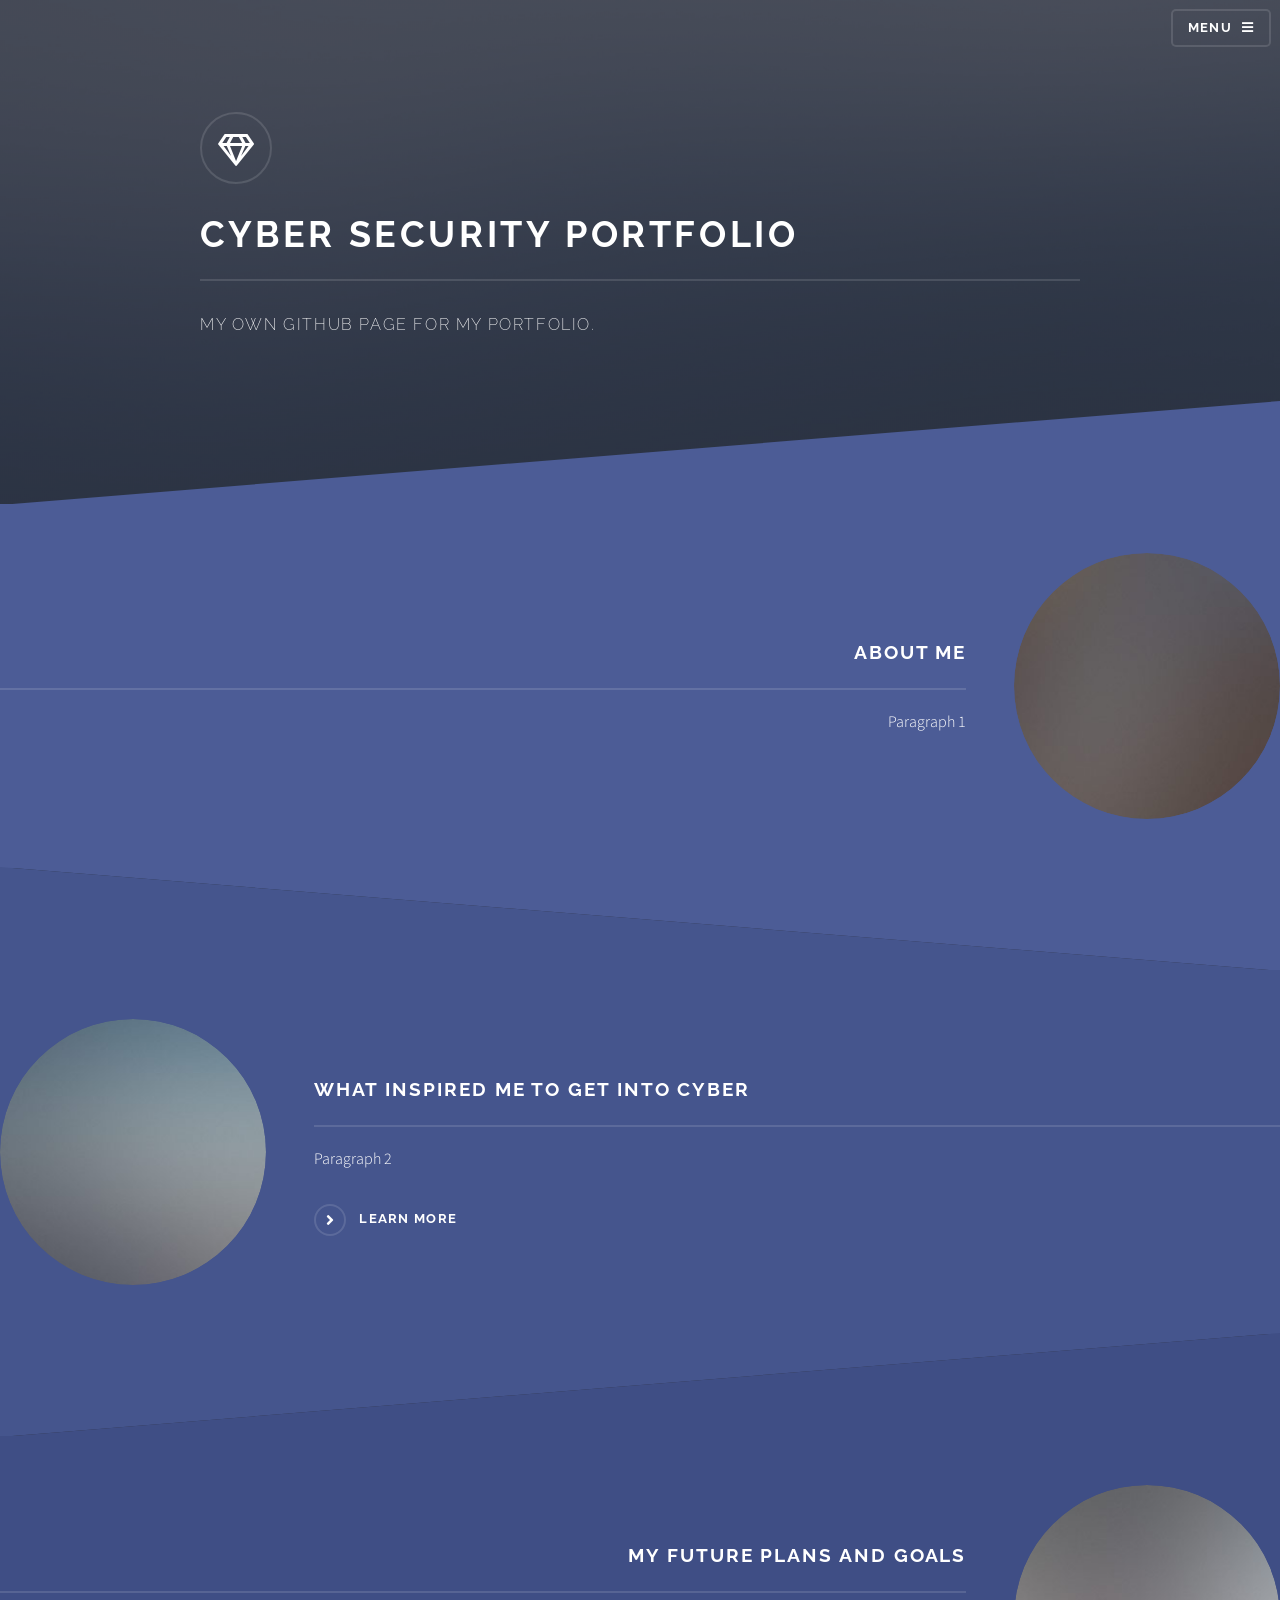
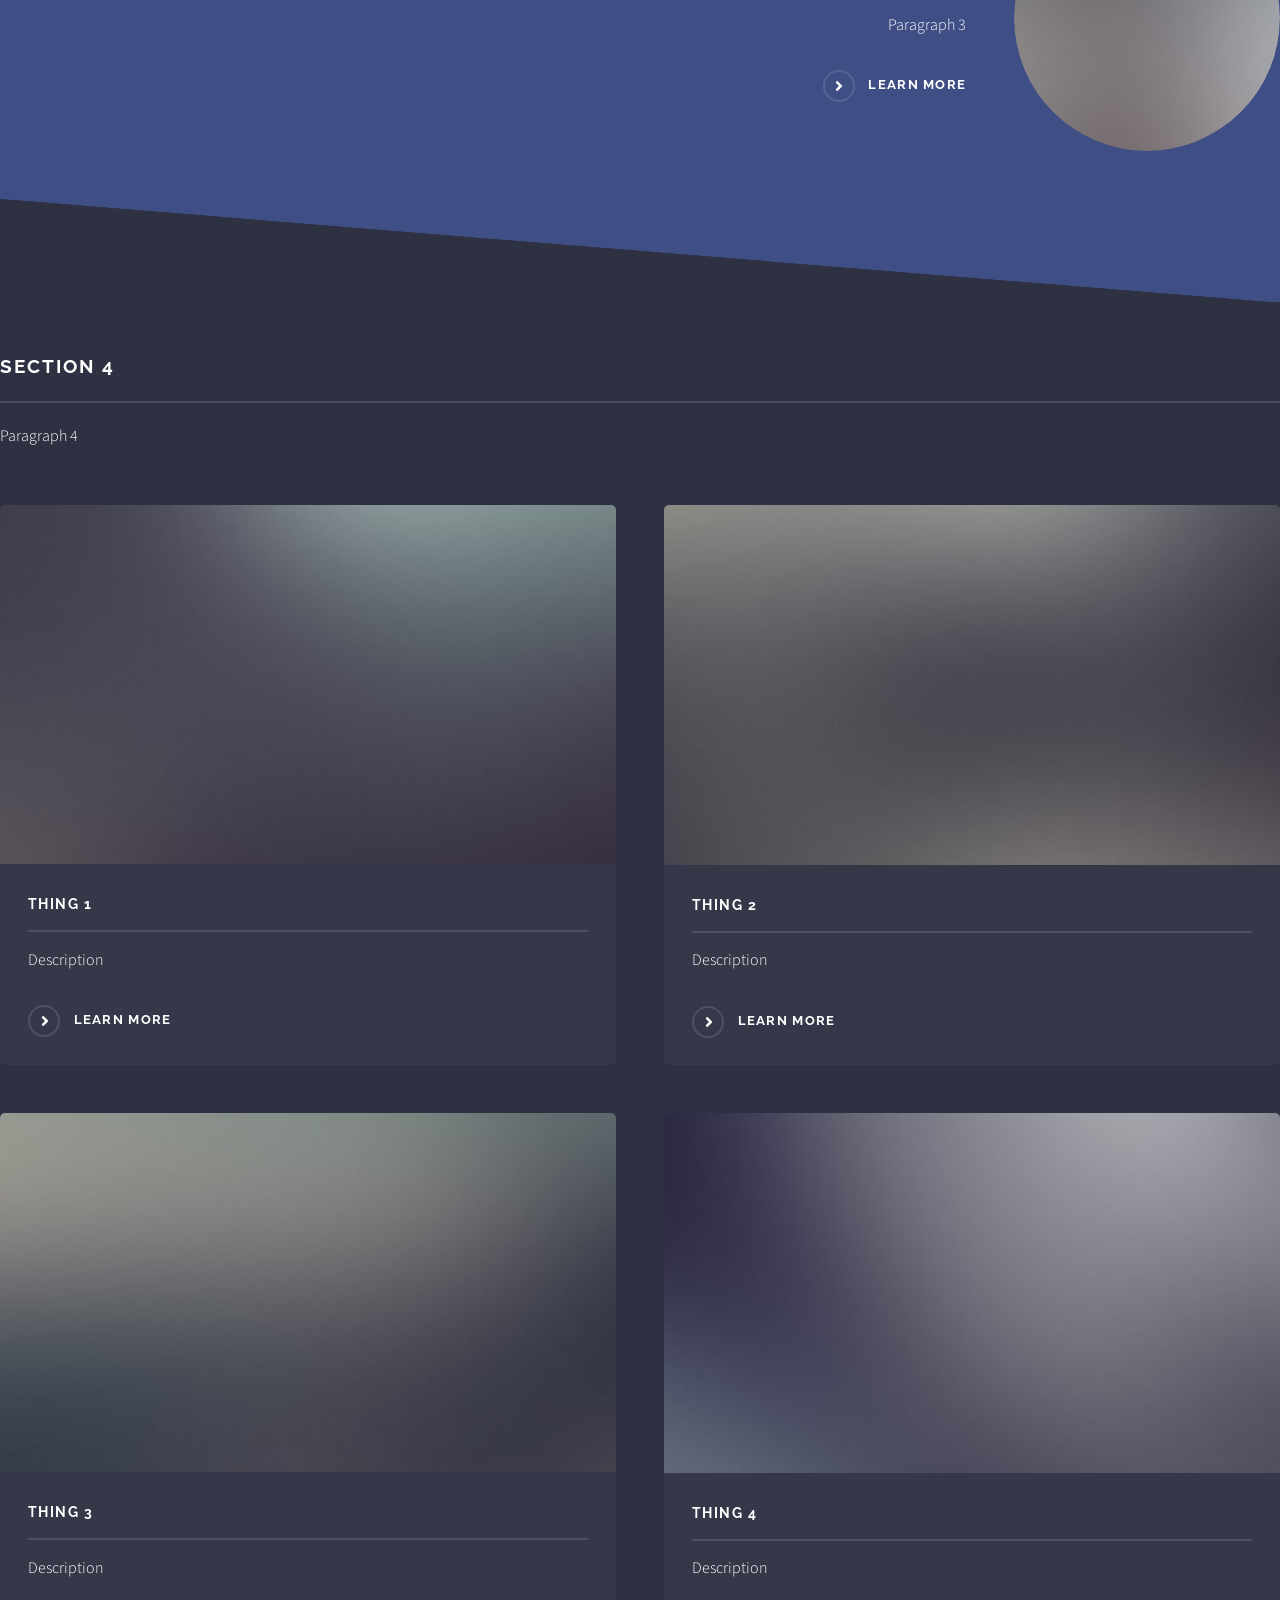
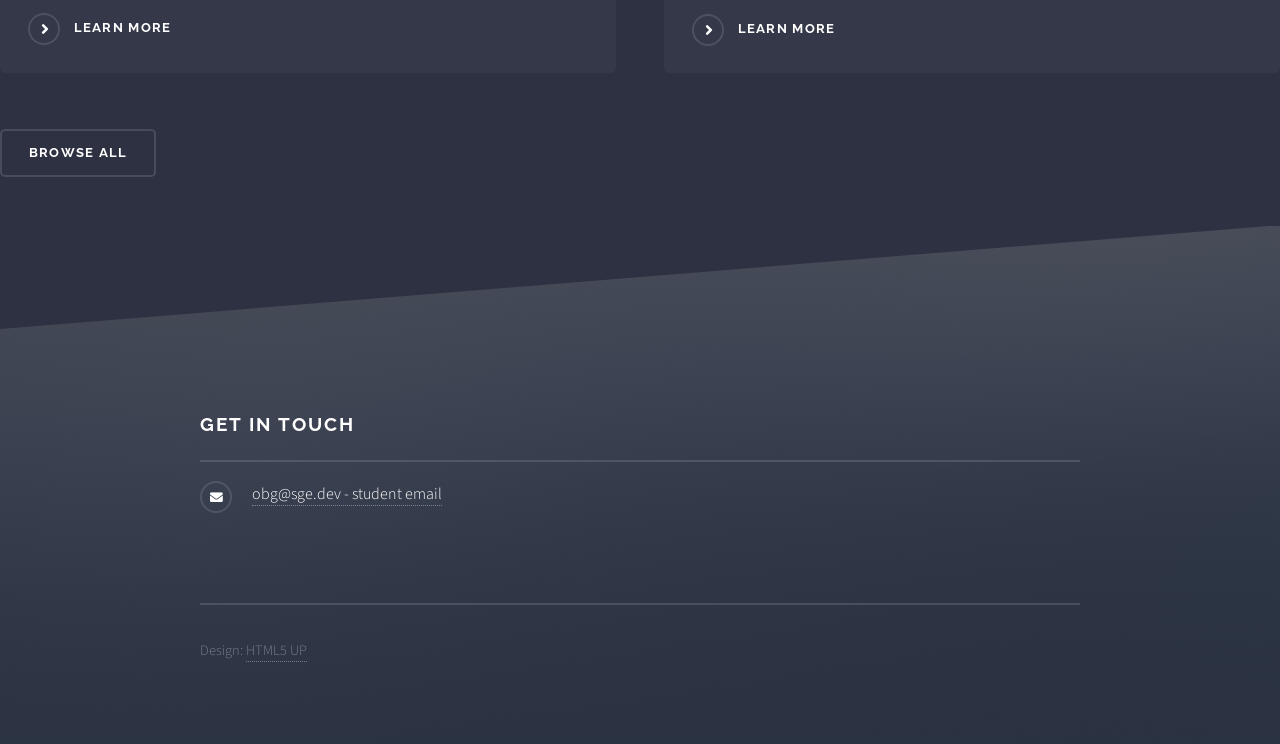
<file: index.html>
<!DOCTYPE HTML>
<!--
	Solid State by HTML5 UP
	html5up.net | @ajlkn
	Free for personal and commercial use under the CCA 3.0 license (html5up.net/license)
-->
<html>
	<head>
		<title>OBG Cyber Portfolio</title>
		<meta charset="utf-8" />
		<meta name="viewport" content="width=device-width, initial-scale=1, user-scalable=no" />
		<link rel="stylesheet" href="assets/css/main.css" />
		<noscript><link rel="stylesheet" href="assets/css/noscript.css" /></noscript>
	</head>
	<body class="is-preload">

		<!-- Page Wrapper -->
			<div id="page-wrapper">

				<!-- Header -->
					<header id="header" class="alt">
						<h1><a href="index.html">OBG</a></h1>
						<nav>
							<a href="#menu">Menu</a>
						</nav>
					</header>

				<!-- Menu -->
					<nav id="menu">
						<div class="inner">
							<h2>Menu</h2>
							<ul class="links">
								<li><a href="index.html">Home</a></li>
								<li><a href="generic.html">Projects</a></li>
								<li><a href="elements.html">Courses</a></li>
							</ul>
							<a href="#" class="close">Close</a>
						</div>
					</nav>

				<!-- Banner -->
					<section id="banner">
						<div class="inner">
							<div class="logo"><span class="icon fa-gem"></span></div>
							<h2>Cyber Security Portfolio</h2>
							<p>My own github page for my portfolio.</p>
						</div>
					</section>

				<!-- Wrapper -->
					<section id="wrapper">

						<!-- One -->
							<section id="one" class="wrapper spotlight style1">
								<div class="inner">
									<a href="#" class="image"><img src="images/pic01.jpg" alt="" /></a>
									<div class="content">
										<h2 class="major">About me</h2>
										<p>Paragraph 1</p>
									</div>
								</div>
							</section>

						<!-- Two -->
							<section id="two" class="wrapper alt spotlight style2">
								<div class="inner">
									<a href="#" class="image"><img src="images/pic02.jpg" alt="" /></a>
									<div class="content">
										<h2 class="major">What inspired me to get into cyber</h2>
										<p>Paragraph 2</p>
										<a href="#" class="special">Learn more</a>
									</div>
								</div>
							</section>

						<!-- Three -->
							<section id="three" class="wrapper spotlight style3">
								<div class="inner">
									<a href="#" class="image"><img src="images/pic03.jpg" alt="" /></a>
									<div class="content">
										<h2 class="major">My future plans and goals</h2>
										<p>Paragraph 3</p>
										<a href="#" class="special">Learn more</a>
									</div>
								</div>
							</section>

						<!-- Four -->
							<section id="four" class="wrapper alt style1">
								<div class="inner">
									<h2 class="major">Section 4</h2>
									<p>Paragraph 4</p>
									<section class="features">
										<article>
											<a href="#" class="image"><img src="images/pic04.jpg" alt="" /></a>
											<h3 class="major">Thing 1</h3>
											<p>Description</p>
											<a href="#" class="special">Learn more</a>
										</article>
										<article>
											<a href="#" class="image"><img src="images/pic05.jpg" alt="" /></a>
											<h3 class="major">Thing 2</h3>
											<p>Description</p>
											<a href="#" class="special">Learn more</a>
										</article>
										<article>
											<a href="#" class="image"><img src="images/pic06.jpg" alt="" /></a>
											<h3 class="major">Thing 3</h3>
											<p>Description</p>
											<a href="#" class="special">Learn more</a>
										</article>
										<article>
											<a href="#" class="image"><img src="images/pic07.jpg" alt="" /></a>
											<h3 class="major">Thing 4</h3>
											<p>Description</p>
											<a href="#" class="special">Learn more</a>
										</article>
									</section>
									<ul class="actions">
										<li><a href="#" class="button">Browse All</a></li>
									</ul>
								</div>
							</section>

					</section>

				<!-- Footer -->
					<section id="footer">
						<div class="inner">
							<h2 class="major">Get in touch</h2>
							
							<ul class="contact">
								<li class="icon solid fa-envelope"><a href="#">obg@sge.dev - student email</a></li>
								<!--
								<li class="icon brands fa-twitter"><a href="#">twitter.com/untitled-tld</a></li>
								<li class="icon brands fa-instagram"><a href="#">instagram.com/untitled-tld</a></li>
								-->
							</ul>
							<ul class="copyright">
								<li>Design: <a href="http://html5up.net">HTML5 UP</a></li>
							</ul>
						</div>
					</section>

			</div>

		<!-- Scripts -->
			<script src="assets/js/jquery.min.js"></script>
			<script src="assets/js/jquery.scrollex.min.js"></script>
			<script src="assets/js/browser.min.js"></script>
			<script src="assets/js/breakpoints.min.js"></script>
			<script src="assets/js/util.js"></script>
			<script src="assets/js/main.js"></script>

	</body>
</html>
</file>
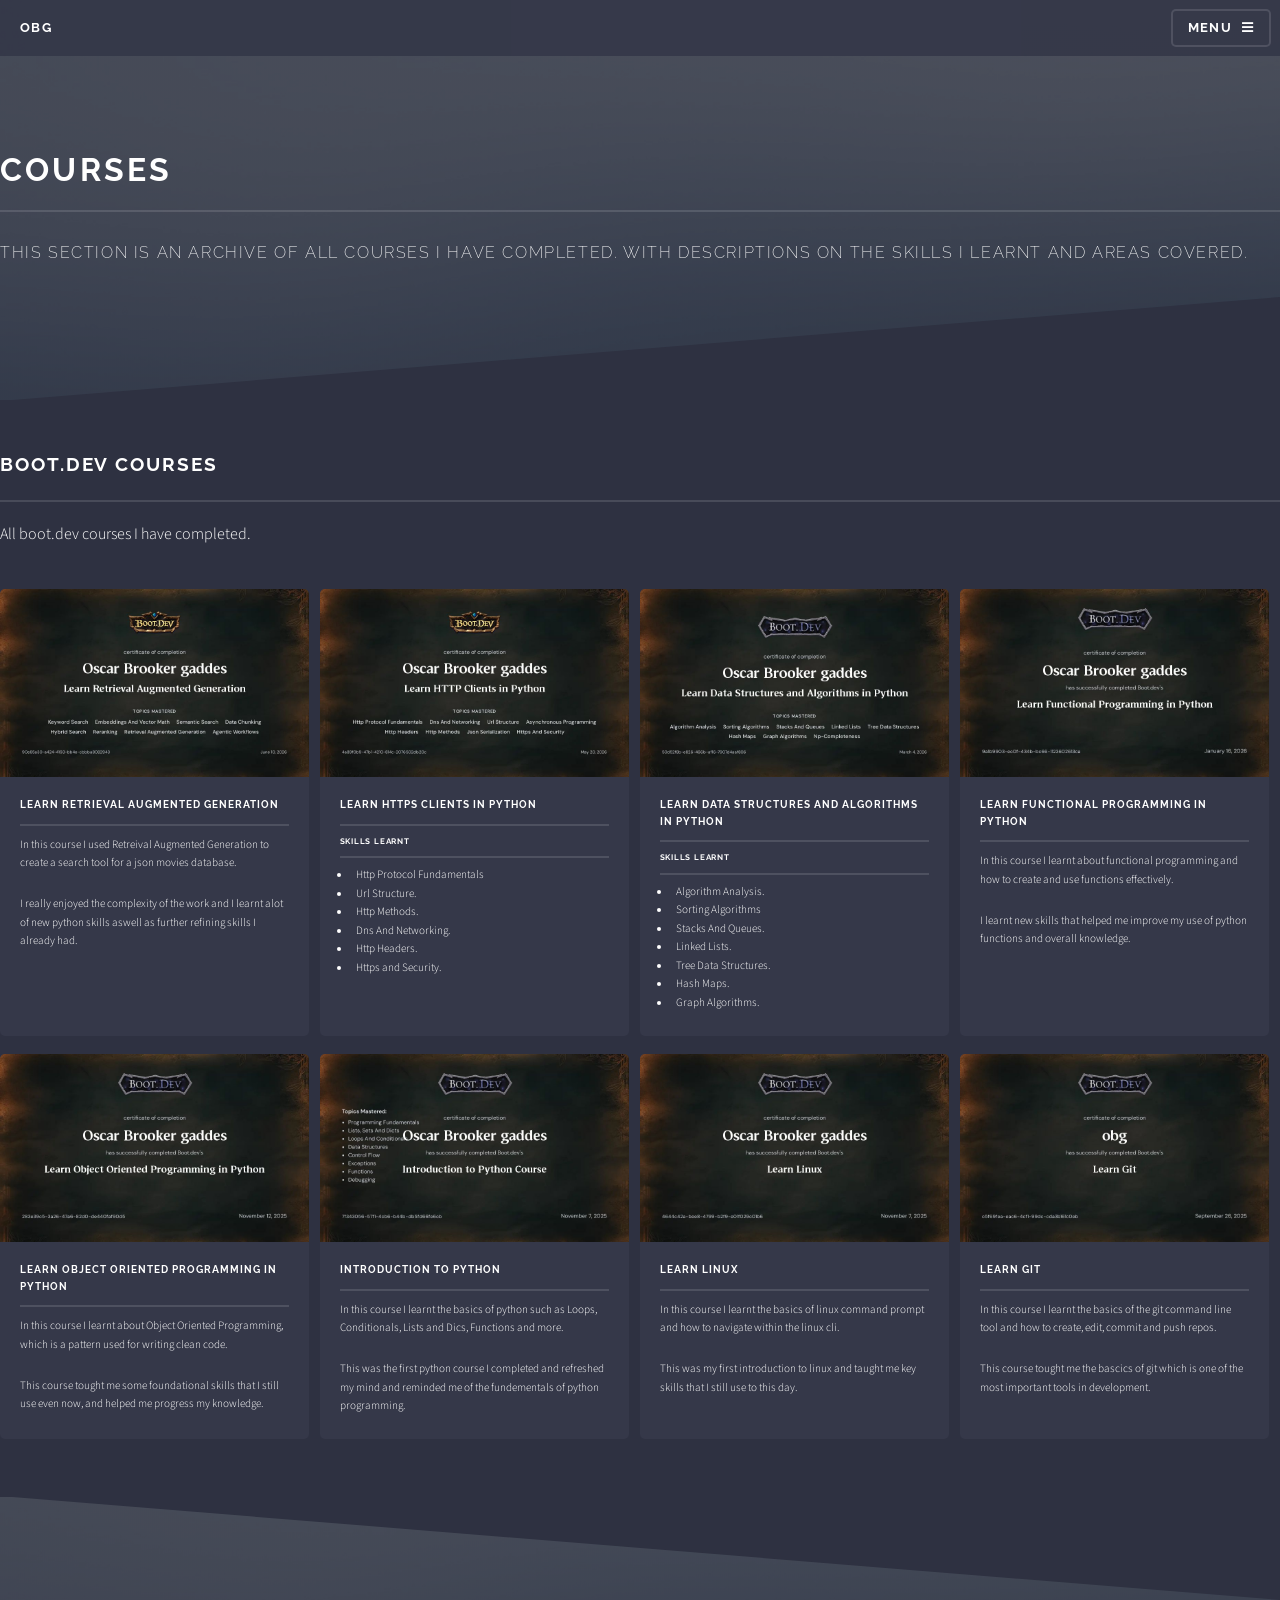
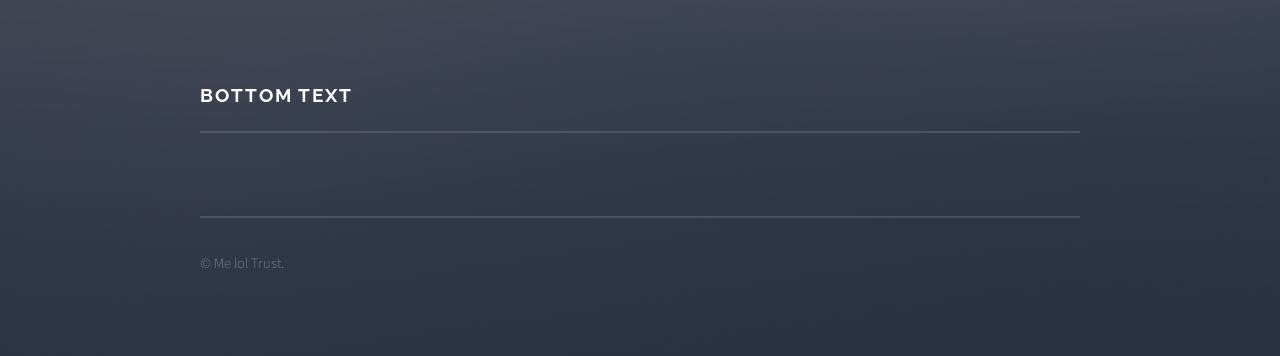
<file: elements.html>
<!DOCTYPE HTML>
<!--
	Solid State by HTML5 UP
	html5up.net | @ajlkn
	Free for personal and commercial use under the CCA 3.0 license (html5up.net/license)
-->
<html>
	<head>
		<title>Courses - OBG Cyber Portfolio</title>
		<meta charset="utf-8" />
		<meta name="viewport" content="width=device-width, initial-scale=1, user-scalable=no" />
		<link rel="stylesheet" href="assets/css/main.css" />
		<noscript><link rel="stylesheet" href="assets/css/noscript.css" /></noscript>
	</head>
	<body class="is-preload">

		<!-- Page Wrapper -->
			<div id="page-wrapper">

				<!-- Header -->
					<header id="header">
						<h1><a href="index.html">OBG</a></h1>
						<nav>
							<a href="#menu">Menu</a>
						</nav>
					</header>

				<!-- Menu -->
					<nav id="menu">
						<div class="inner">
							<h2>Menu</h2>
							<ul class="links">
								<li><a href="index.html">Home</a></li>
								<li><a href="generic.html">Projects</a></li>
								<li><a href="elements.html">Courses</a></li>
							</ul>
							<a href="#" class="close">Close</a>
						</div>
					</nav>

				<!-- Wrapper -->
					<section id="wrapper">
						<header>
							<div class="inner">
								<h2>Courses</h2>
								<p>This section is an archive of all courses I have completed. With descriptions on the skills I learnt and areas covered.</p>
							</div>
						</header>

						<!-- Content -->
							<div class="wrapper">
								<div class="inner">

									<section>
										<h2 class="major">Boot.dev Courses</h2>
										<p>All boot.dev courses I have completed.</p>
		
									</section>

									<section class="long-features">
										<article>
											<a href="#" class="image"><img src="images/rag-search-engine-certificate.jpeg" alt="" /></a>
											<h3 class="major">Learn Retrieval Augmented Generation</h3>
											<p>In this course I used Retreival Augmented Generation to create a search tool for a json movies database.</p>
											<p>I really enjoyed the complexity of the work and I learnt alot of new python skills aswell as further refining skills I already had.</p>
										</article>

										<article>
											<a href="#" class="image"><img src="images/Bootdev-Course-Certificates/http-clients-certificate.jpeg" alt="" /></a>
											<h3 class="major">Learn https Clients in Python</h3>
											<h4 class="major">Skills Learnt</h4>
											<ul>
												<li>Http Protocol Fundamentals</li>
												<li>Url Structure.</li>
												<li>Http Methods.</li>
												<li>Dns And Networking.</li>
												<li>Http Headers.</li>
												<li>Https and Security.</li>
											</ul>
										</article>

										<article>
											<a href="#" class="image"><img src="images/Bootdev-Course-Certificates/data-structures-and-algorithms-certificate.jpeg" alt="" /></a>
											<h3 class="major">Learn Data Structures and Algorithms in Python</h3>
											<h4 class="major">Skills Learnt</h4>
											<ul>
												<li>Algorithm Analysis.</li>
												<li>Sorting Algorithms</li>
												<li>Stacks And Queues.</li>
												<li>Linked Lists.</li>
												<li>Tree Data Structures.</li>
												<li>Hash Maps.</li>
												<li>Graph Algorithms.</li>
											</ul>
										</article>

										<article>
											<a href="#" class="image"><img src="images/Bootdev-Course-Certificates/functional-programming-certificate.jpeg" alt="" /></a>
											<h3 class="major">Learn Functional Programming in Python</h3>
											<p>In this course I learnt about functional programming and how to create and use functions effectively.</p>
											<p>I learnt new skills that helped me improve my use of python functions and overall knowledge.</p>
										</article>

										<article>
											<a href="#" class="image"><img src="images/Bootdev-Course-Certificates/object-oriented-programming-certificate.jpeg" alt="" /></a>
											<h3 class="major">Learn Object Oriented Programming in Python</h3>
											<p>In this course I learnt about Object Oriented Programming, which is a pattern used for writing clean code.</p>
											<p>This course tought me some foundational skills that I still use even now, and helped me progress my knowledge.</p>
										</article>

										<article>
											<a href="#" class="image"><img src="images/Bootdev-Course-Certificates/intro-to-python-certificate.jpeg" alt="" /></a>
											<h3 class="major">Introduction to Python</h3>
											<p>In this course I learnt the basics of python such as Loops, Conditionals, Lists and Dics, Functions and more.</p>
											<p>This was the first python course I completed and refreshed my mind and reminded me of the fundementals of python programming.</p>
										</article>

										<article>
											<a href="#" class="image"><img src="images/Bootdev-Course-Certificates/learn-linux-certificate.jpeg" alt="" /></a>
											<h3 class="major">Learn Linux</h3>
											<p>In this course I learnt the basics of linux command prompt and how to navigate within the linux cli.</p>
											<p>This was my first introduction to linux and taught me key skills that I still use to this day.</p>
										</article>

										<article>
											<a href="#" class="image"><img src="images/Bootdev-Course-Certificates/learn-git-certificate.jpeg" alt="" /></a>
											<h3 class="major">Learn Git</h3>
											<p>In this course I learnt the basics of the git command line tool and how to create, edit, commit and push repos.</p>
											<p>This course tought me the bascics of git which is one of the most important tools in development.</p>
										</article>
									</section>
								</div>
							</div>

					</section>

				<!-- Footer -->
					<section id="footer">
						<div class="inner">
							<h2 class="major">Bottom Text</h2>
							<ul class="copyright">
								<li>&copy; Me lol Trust.</li>
							</ul>
						</div>
					</section>

			</div>

		<!-- Scripts -->
			<script src="assets/js/jquery.min.js"></script>
			<script src="assets/js/jquery.scrollex.min.js"></script>
			<script src="assets/js/browser.min.js"></script>
			<script src="assets/js/breakpoints.min.js"></script>
			<script src="assets/js/util.js"></script>
			<script src="assets/js/main.js"></script>

	</body>
</html>
</file>
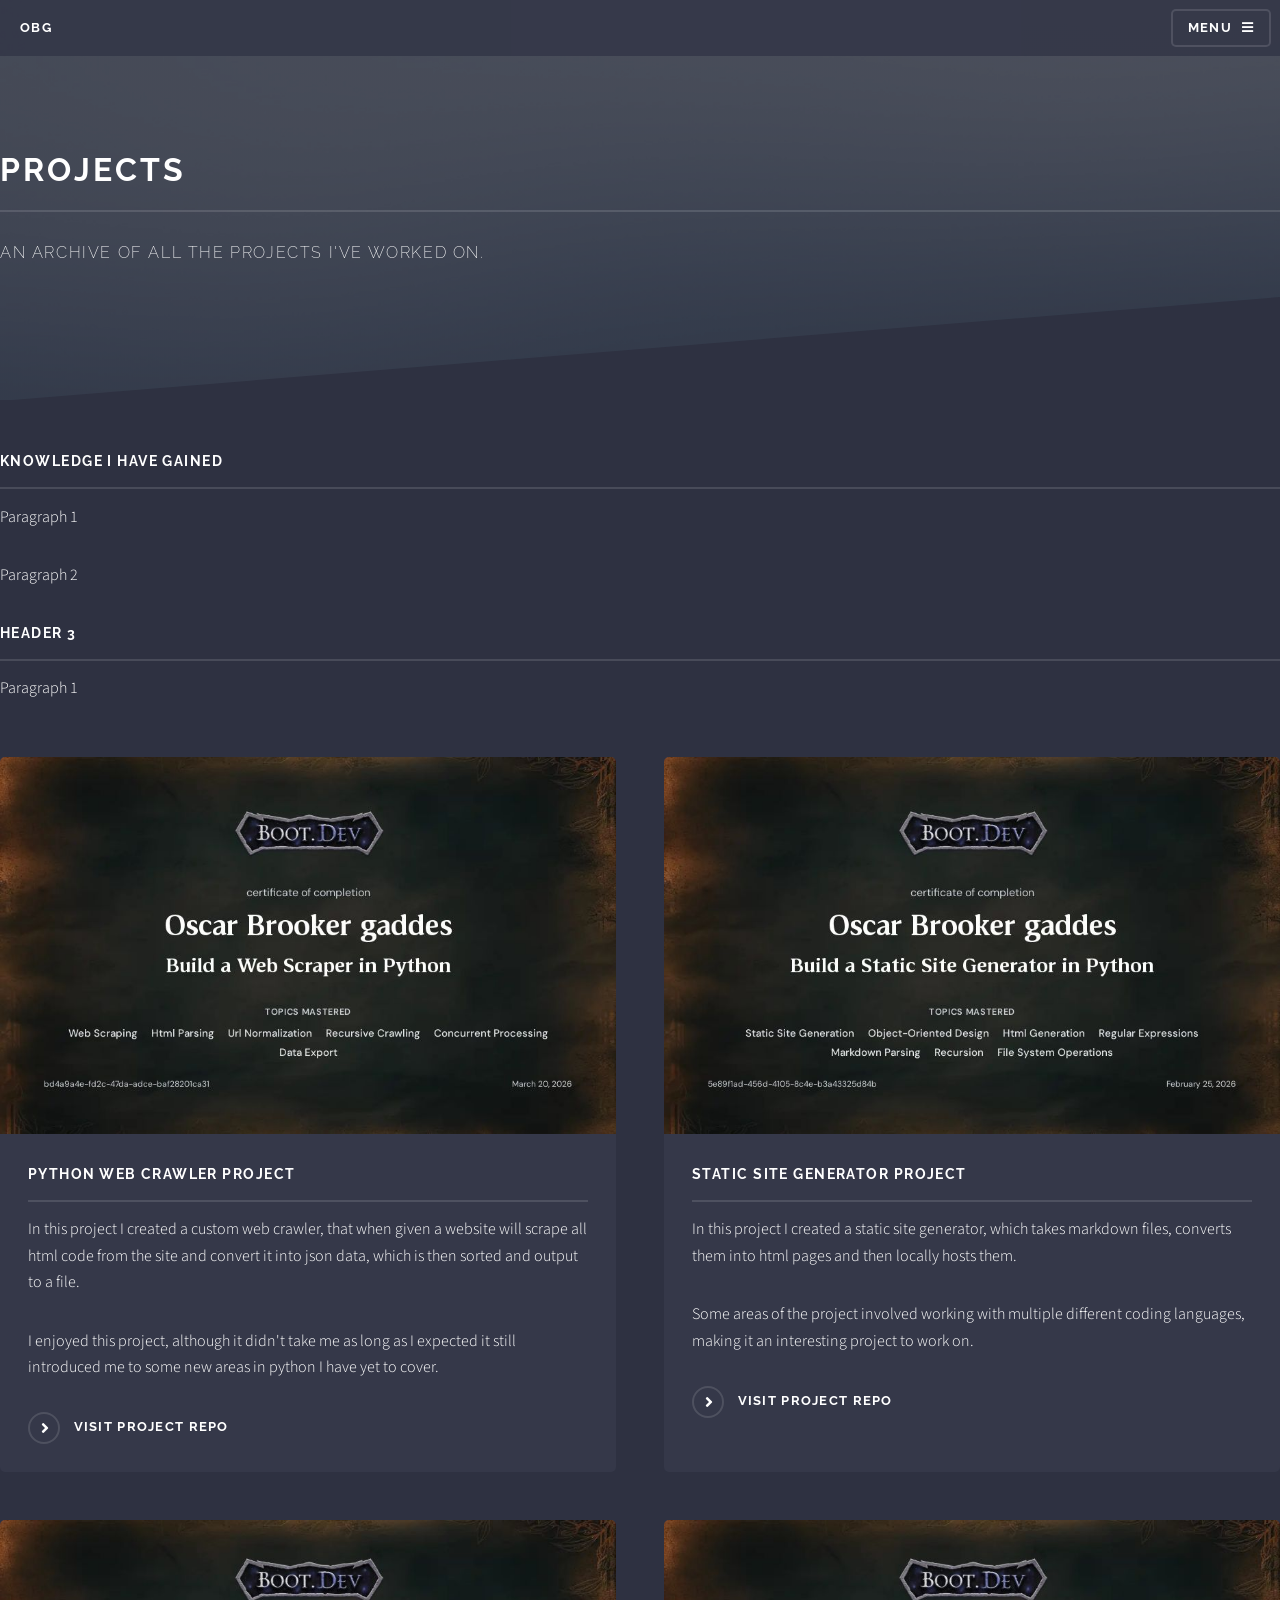
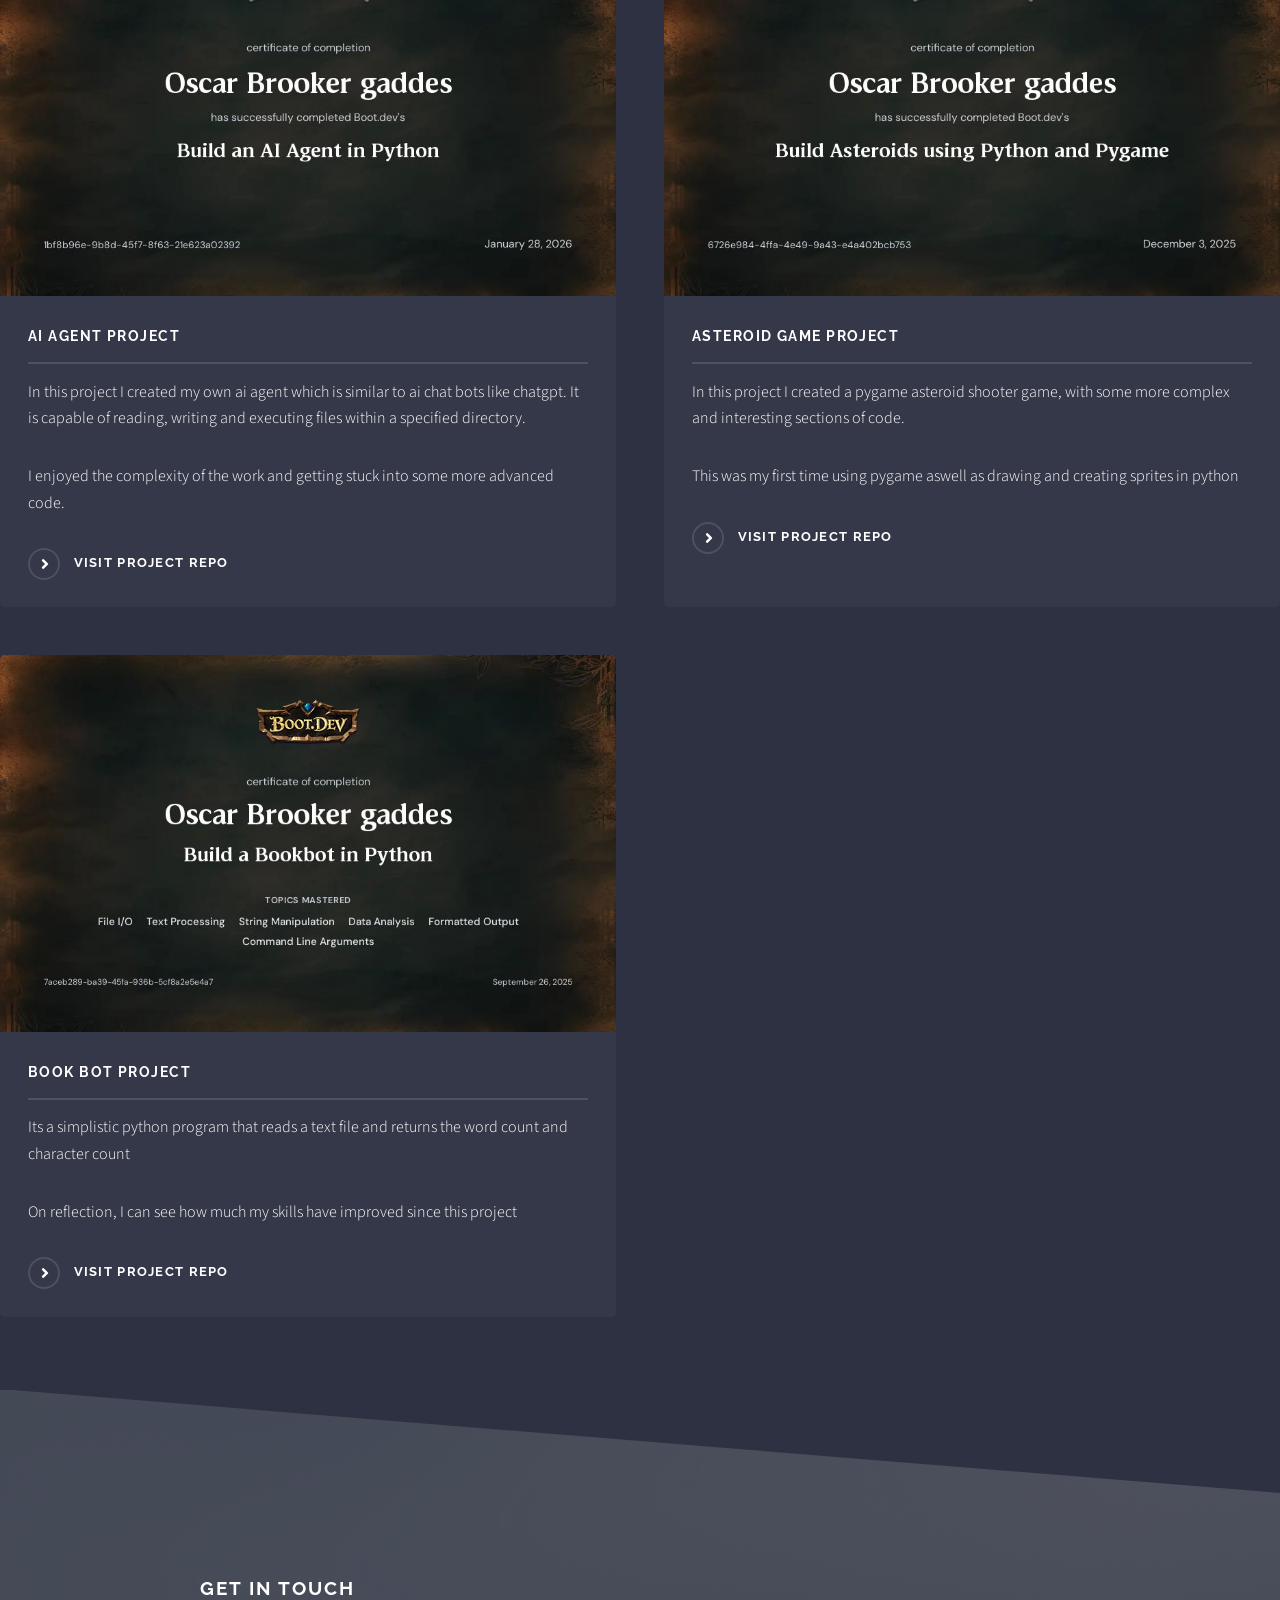
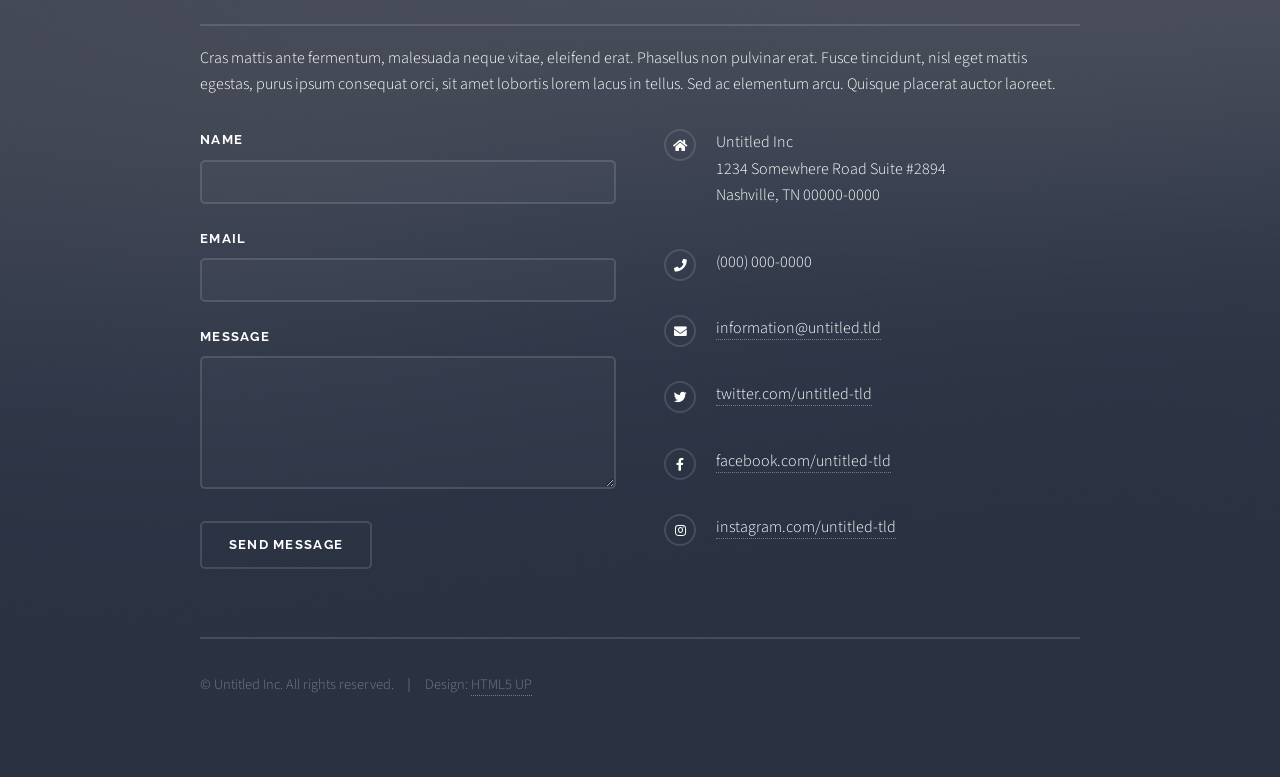
<file: generic.html>
<!DOCTYPE HTML>
<!--
	Solid State by HTML5 UP
	html5up.net | @ajlkn
	Free for personal and commercial use under the CCA 3.0 license (html5up.net/license)
-->
<html>
	<head>
		<title>Projects - OBG Cyber Portfolio</title>
		<meta charset="utf-8" />
		<meta name="viewport" content="width=device-width, initial-scale=1, user-scalable=no" />
		<link rel="stylesheet" href="assets/css/main.css" />
		<noscript><link rel="stylesheet" href="assets/css/noscript.css" /></noscript>
	</head>
	<body class="is-preload">

		<!-- Page Wrapper -->
			<div id="page-wrapper">

				<!-- Header -->
					<header id="header">
						<h1><a href="index.html">OBG</a></h1>
						<nav>
							<a href="#menu">Menu</a>
						</nav>
					</header>

				<!-- Menu -->
					<nav id="menu">
						<div class="inner">
							<h2>Menu</h2>
							<ul class="links">
								<li><a href="index.html">Home</a></li>
								<li><a href="generic.html">Projecs</a></li>
								<li><a href="elements.html">Courses</a></li>
							</ul>
							<a href="#" class="close">Close</a>
						</div>
					</nav>

				<!-- Wrapper -->
					<section id="wrapper">
						<header>
							<div class="inner">
								<h2>Projects</h2>
								<p>An archive of all the projects I've worked on.</p>
							</div>
						</header>

						<!-- Content -->
							<div class="wrapper">
								<div class="inner">

									<h3 class="major">Knowledge I have gained</h3>
									<p>Paragraph 1</p>

									<p>Paragraph 2</p>

									<h3 class="major">Header 3</h3>
									<p>Paragraph 1</p>

									<section class="features">
										<article>
											<a href="#" class="image"><img src="images/web-scraper-certificate.jpeg" alt="" /></a>
											<h3 class="major">Python Web Crawler Project</h3>
											<p>In this project I created a custom web crawler, that when given a website will scrape all html code from the site and convert it into json data, which is then sorted and output to a file.</p>
											<p>I enjoyed this project, although it didn't take me as long as I expected it still introduced me to some new areas in python I have yet to cover.</p>
											<a href="https://github.com/praiseher/web-scraper" class="special">Visit project repo</a>
										</article>
										<article>
											<a href="#" class="image"><img src="images/static-site-certificate.jpeg" alt="" /></a>
											<h3 class="major">Static Site Generator Project</h3>
											<p>In this project I created a static site generator, which takes markdown files, converts them into html pages and then locally hosts them.</p>
											<p>Some areas of the project involved working with multiple different coding languages, making it an interesting project to work on.</p>
											<a href="https://github.com/praiseher/static-site" class="special">Visit project repo</a>
										</article>
										<article>
											<a href="#" class="image"><img src="images/ai-agent-certificate.jpeg" alt="" /></a>
											<h3 class="major">Ai Agent Project</h3>
											<p>In this project I created my own ai agent which is similar to ai chat bots like chatgpt. It is capable of reading, writing and executing files within a specified directory.</p>
											<p>I enjoyed the complexity of the work and getting stuck into some more advanced code.</p>
											<a href="https://github.com/praiseher/ai-agent-project" class="special">Visit project repo</a>
										</article>
										<article>
											<a href="#" class="image"><img src="images/asteroid-game-certificate.jpeg" alt="" /></a>
											<h3 class="major">Asteroid Game Project</h3>
											<p>In this project I created a pygame asteroid shooter game, with some more complex and interesting sections of code.</p>
											<p>This was my first time using pygame aswell as drawing and creating sprites in python</p>
											<a href="https://github.com/praiseher/Asteroid-Project" class="special">Visit project repo</a>
										</article>
										<article>
											<a href="#" class="image"><img src="images/bookbot-certificate.jpeg" alt="" /></a>
											<h3 class="major">Book Bot Project</h3>
											<p>Its a simplistic python program that reads a text file and returns the word count and character count</p>
											<p>On reflection, I can see how much my skills have improved since this project</p>
											<a href="https://github.com/praiseher/bookbot" class="special">Visit project repo</a>
										</article>
									</section>

								</div>
							</div>

					</section>

				<!-- Footer -->
					<section id="footer">
						<div class="inner">
							<h2 class="major">Get in touch</h2>
							<p>Cras mattis ante fermentum, malesuada neque vitae, eleifend erat. Phasellus non pulvinar erat. Fusce tincidunt, nisl eget mattis egestas, purus ipsum consequat orci, sit amet lobortis lorem lacus in tellus. Sed ac elementum arcu. Quisque placerat auctor laoreet.</p>
							<form method="post" action="#">
								<div class="fields">
									<div class="field">
										<label for="name">Name</label>
										<input type="text" name="name" id="name" />
									</div>
									<div class="field">
										<label for="email">Email</label>
										<input type="email" name="email" id="email" />
									</div>
									<div class="field">
										<label for="message">Message</label>
										<textarea name="message" id="message" rows="4"></textarea>
									</div>
								</div>
								<ul class="actions">
									<li><input type="submit" value="Send Message" /></li>
								</ul>
							</form>
							<ul class="contact">
								<li class="icon solid fa-home">
									Untitled Inc<br />
									1234 Somewhere Road Suite #2894<br />
									Nashville, TN 00000-0000
								</li>
								<li class="icon solid fa-phone">(000) 000-0000</li>
								<li class="icon solid fa-envelope"><a href="#">information@untitled.tld</a></li>
								<li class="icon brands fa-twitter"><a href="#">twitter.com/untitled-tld</a></li>
								<li class="icon brands fa-facebook-f"><a href="#">facebook.com/untitled-tld</a></li>
								<li class="icon brands fa-instagram"><a href="#">instagram.com/untitled-tld</a></li>
							</ul>
							<ul class="copyright">
								<li>&copy; Untitled Inc. All rights reserved.</li><li>Design: <a href="http://html5up.net">HTML5 UP</a></li>
							</ul>
						</div>
					</section>

			</div>

		<!-- Scripts -->
			<script src="assets/js/jquery.min.js"></script>
			<script src="assets/js/jquery.scrollex.min.js"></script>
			<script src="assets/js/browser.min.js"></script>
			<script src="assets/js/breakpoints.min.js"></script>
			<script src="assets/js/util.js"></script>
			<script src="assets/js/main.js"></script>

	</body>
</html>
</file>
<file: assets/css/noscript.css>
/*
	Solid State by HTML5 UP
	html5up.net | @ajlkn
	Free for personal and commercial use under the CCA 3.0 license (html5up.net/license)
*/

/* Banner */

	body.is-preload #banner .logo {
		-moz-transform: none;
		-webkit-transform: none;
		-ms-transform: none;
		transform: none;
		opacity: 1;
	}

	body.is-preload #banner h2 {
		opacity: 1;
		-moz-transform: none;
		-webkit-transform: none;
		-ms-transform: none;
		transform: none;
		-moz-filter: none;
		-webkit-filter: none;
		-ms-filter: none;
		filter: none;
	}

	body.is-preload #banner p {
		opacity: 01;
		-moz-transform: none;
		-webkit-transform: none;
		-ms-transform: none;
		transform: none;
		-moz-filter: none;
		-webkit-filter: none;
		-ms-filter: none;
		filter: none;
	}
</file>
<file: assets/css/main.css>
@import url(fontawesome-all.min.css);
@import url("https://fonts.googleapis.com/css?family=Raleway:200,700|Source+Sans+Pro:300,600,300italic,600italic");

/*
	Solid State by HTML5 UP
	html5up.net | @ajlkn
	Free for personal and commercial use under the CCA 3.0 license (html5up.net/license)
*/

html, body, div, span, applet, object,
iframe, h1, h2, h3, h4, h5, h6, p, blockquote,
pre, a, abbr, acronym, address, big, cite,
code, del, dfn, em, img, ins, kbd, q, s, samp,
small, strike, strong, sub, sup, tt, var, b,
u, i, center, dl, dt, dd, ol, ul, li, fieldset,
form, label, legend, table, caption, tbody,
tfoot, thead, tr, th, td, article, aside,
canvas, details, embed, figure, figcaption,
footer, header, hgroup, menu, nav, output, ruby,
section, summary, time, mark, audio, video {
	margin: 0;
	padding: 0;
	border: 0;
	font-size: 100%;
	font: inherit;
	vertical-align: baseline;}

article, aside, details, figcaption, figure,
footer, header, hgroup, menu, nav, section {
	display: block;}

body {
	line-height: 1;
}

ol, ul {
	list-style: none;
}

blockquote, q {
	quotes: none;
}

	blockquote:before, blockquote:after, q:before, q:after {
		content: '';
		content: none;
	}

table {
	border-collapse: collapse;
	border-spacing: 0;
}

body {
	-webkit-text-size-adjust: none;
}

mark {
	background-color: transparent;
	color: inherit;
}

input::-moz-focus-inner {
	border: 0;
	padding: 0;
}

input, select, textarea {
	-moz-appearance: none;
	-webkit-appearance: none;
	-ms-appearance: none;
	appearance: none;
}

/* Basic */

	@-ms-viewport {
		width: device-width;
	}

	body {
		-ms-overflow-style: scrollbar;
	}

	@media screen and (max-width: 480px) {

		html, body {
			min-width: 320px;
		}

	}

	html {
		box-sizing: border-box;
	}

	*, *:before, *:after {
		box-sizing: inherit;
	}

	body {
		background-color: #2e3141;
		background-image: linear-gradient(to top, rgba(46, 49, 65, 0.8), rgba(46, 49, 65, 0.8)), url("../../images/bg.jpg");
		background-size: auto,
 cover;
		background-attachment: fixed,
 fixed;
		background-position: center,
 center;
	}

		body.is-preload *, body.is-preload *:before, body.is-preload *:after {
			-moz-animation: none !important;
			-webkit-animation: none !important;
			-ms-animation: none !important;
			animation: none !important;
			-moz-transition: none !important;
			-webkit-transition: none !important;
			-ms-transition: none !important;
			transition: none !important;
		}

/* Type */

	body, input, select, textarea {
		color: #ffffff;
		font-family: "Source Sans Pro", Helvetica, sans-serif;
		font-size: 16.5pt;
		font-weight: 300;
		line-height: 1.65;
	}

		@media screen and (max-width: 1680px) {

			body, input, select, textarea {
				font-size: 13pt;
			}

		}

		@media screen and (max-width: 1280px) {

			body, input, select, textarea {
				font-size: 12pt;
			}

		}

		@media screen and (max-width: 980px) {

			body, input, select, textarea {
				font-size: 12pt;
			}

		}

		@media screen and (max-width: 736px) {

			body, input, select, textarea {
				font-size: 12pt;
			}

		}

		@media screen and (max-width: 480px) {

			body, input, select, textarea {
				font-size: 12pt;
			}

		}

	a {
		-moz-transition: color 0.2s ease-in-out, border-bottom-color 0.2s ease-in-out;
		-webkit-transition: color 0.2s ease-in-out, border-bottom-color 0.2s ease-in-out;
		-ms-transition: color 0.2s ease-in-out, border-bottom-color 0.2s ease-in-out;
		transition: color 0.2s ease-in-out, border-bottom-color 0.2s ease-in-out;
		border-bottom: dotted 1px rgba(255, 255, 255, 0.35);
		color: #ffffff;
		text-decoration: none;
	}

		a:hover {
			border-bottom-color: transparent;
			color: #ffffff !important;
		}

		a.special:not(.button) {
			text-decoration: none;
			border-bottom: 0;
			display: block;
			font-family: Raleway, Helvetica, sans-serif;
			font-size: 0.8em;
			font-weight: 700;
			letter-spacing: 0.1em;
			margin: 0 0 2em 0;
			text-transform: uppercase;
		}

			a.special:not(.button):before {
				-moz-osx-font-smoothing: grayscale;
				-webkit-font-smoothing: antialiased;
				display: inline-block;
				font-style: normal;
				font-variant: normal;
				text-rendering: auto;
				line-height: 1;
				text-transform: none !important;
				font-family: 'Font Awesome 5 Free';
				font-weight: 900;
			}

			a.special:not(.button):before {
				-moz-transition: background-color 0.2s ease-in-out;
				-webkit-transition: background-color 0.2s ease-in-out;
				-ms-transition: background-color 0.2s ease-in-out;
				transition: background-color 0.2s ease-in-out;
				border-radius: 100%;
				border: solid 2px rgba(255, 255, 255, 0.125);
				content: '\f105';
				display: inline-block;
				font-size: 1.25em;
				height: 2em;
				line-height: 1.75em;
				margin-right: 0.85em;
				text-align: center;
				text-indent: 0.15em;
				vertical-align: middle;
				width: 2em;
			}

			a.special:not(.button):hover:before {
				background-color: rgba(255, 255, 255, 0.025);
			}

			a.special:not(.button):active:before {
				background-color: rgba(255, 255, 255, 0.075);
			}

	strong, b {
		color: #ffffff;
		font-weight: 600;
	}

	em, i {
		font-style: italic;
	}

	p {
		margin: 0 0 2em 0;
	}

	h1, h2, h3, h4, h5, h6 {
		color: #ffffff;
		font-family: Raleway, Helvetica, sans-serif;
		font-weight: 700;
		letter-spacing: 0.1em;
		margin: 0 0 1em 0;
		text-transform: uppercase;
	}

		h1 a, h2 a, h3 a, h4 a, h5 a, h6 a {
			color: inherit;
			text-decoration: none;
			border-bottom: 0;
		}

		h1 span, h2 span, h3 span, h4 span, h5 span, h6 span {
			font-weight: 200;
		}

		h1.major, h2.major, h3.major, h4.major, h5.major, h6.major {
			padding-bottom: 1em;
			border-bottom: solid 2px rgba(255, 255, 255, 0.125);
		}

	h2 {
		font-size: 1.2em;
	}

	h3 {
		font-size: 0.9em;
	}

	h4 {
		font-size: 0.7em;
	}

	h5 {
		font-size: 0.7em;
	}

	h6 {
		font-size: 0.7em;
	}

	@media screen and (max-width: 736px) {

		h2 {
			font-size: 1em;
		}

		h3 {
			font-size: 0.8em;
		}

	}

	sub {
		font-size: 0.8em;
		position: relative;
		top: 0.5em;
	}

	sup {
		font-size: 0.8em;
		position: relative;
		top: -0.5em;
	}

	blockquote {
		border-left: solid 4px rgba(255, 255, 255, 0.125);
		font-style: italic;
		margin: 0 0 2em 0;
		padding: 0.5em 0 0.5em 2em;
	}

	code {
		background: rgba(255, 255, 255, 0.025);
		border-radius: 5px;
		border: solid 2px rgba(255, 255, 255, 0.125);
		font-family: "Courier New", monospace;
		font-size: 0.9em;
		margin: 0 0.25em;
		padding: 0.25em 0.65em;
	}

	pre {
		-webkit-overflow-scrolling: touch;
		font-family: "Courier New", monospace;
		font-size: 0.9em;
		margin: 0 0 2em 0;
	}

		pre code {
			display: block;
			line-height: 1.75em;
			padding: 1em 1.5em;
			overflow-x: auto;
		}

	hr {
		border: 0;
		border-bottom: solid 2px rgba(255, 255, 255, 0.125);
		margin: 2.5em 0;
	}

		hr.major {
			margin: 4em 0;
		}

	.align-left {
		text-align: left;
	}

	.align-center {
		text-align: center;
	}

	.align-right {
		text-align: right;
	}

/* Row */

	.row {
		display: flex;
		flex-wrap: wrap;
		box-sizing: border-box;
		align-items: stretch;
	}

		.row > * {
			box-sizing: border-box;
		}

		.row.gtr-uniform > * > :last-child {
			margin-bottom: 0;
		}

		.row.aln-left {
			justify-content: flex-start;
		}

		.row.aln-center {
			justify-content: center;
		}

		.row.aln-right {
			justify-content: flex-end;
		}

		.row.aln-top {
			align-items: flex-start;
		}

		.row.aln-middle {
			align-items: center;
		}

		.row.aln-bottom {
			align-items: flex-end;
		}

		.row > .imp {
			order: -1;
		}

		.row > .col-1 {
			width: 8.33333%;
		}

		.row > .off-1 {
			margin-left: 8.33333%;
		}

		.row > .col-2 {
			width: 16.66667%;
		}

		.row > .off-2 {
			margin-left: 16.66667%;
		}

		.row > .col-3 {
			width: 25%;
		}

		.row > .off-3 {
			margin-left: 25%;
		}

		.row > .col-4 {
			width: 33.33333%;
		}

		.row > .off-4 {
			margin-left: 33.33333%;
		}

		.row > .col-5 {
			width: 41.66667%;
		}

		.row > .off-5 {
			margin-left: 41.66667%;
		}

		.row > .col-6 {
			width: 50%;
		}

		.row > .off-6 {
			margin-left: 50%;
		}

		.row > .col-7 {
			width: 58.33333%;
		}

		.row > .off-7 {
			margin-left: 58.33333%;
		}

		.row > .col-8 {
			width: 66.66667%;
		}

		.row > .off-8 {
			margin-left: 66.66667%;
		}

		.row > .col-9 {
			width: 75%;
		}

		.row > .off-9 {
			margin-left: 75%;
		}

		.row > .col-10 {
			width: 83.33333%;
		}

		.row > .off-10 {
			margin-left: 83.33333%;
		}

		.row > .col-11 {
			width: 91.66667%;
		}

		.row > .off-11 {
			margin-left: 91.66667%;
		}

		.row > .col-12 {
			width: 100%;
		}

		.row > .off-12 {
			margin-left: 100%;
		}

		.row.gtr-0 {
			margin-top: 0;
			margin-left: 0em;
		}

			.row.gtr-0 > * {
				padding: 0 0 0 0em;
			}

			.row.gtr-0.gtr-uniform {
				margin-top: 0em;
			}

				.row.gtr-0.gtr-uniform > * {
					padding-top: 0em;
				}

		.row.gtr-25 {
			margin-top: 0;
			margin-left: -0.4375em;
		}

			.row.gtr-25 > * {
				padding: 0 0 0 0.4375em;
			}

			.row.gtr-25.gtr-uniform {
				margin-top: -0.4375em;
			}

				.row.gtr-25.gtr-uniform > * {
					padding-top: 0.4375em;
				}

		.row.gtr-50 {
			margin-top: 0;
			margin-left: -0.875em;
		}

			.row.gtr-50 > * {
				padding: 0 0 0 0.875em;
			}

			.row.gtr-50.gtr-uniform {
				margin-top: -0.875em;
			}

				.row.gtr-50.gtr-uniform > * {
					padding-top: 0.875em;
				}

		.row {
			margin-top: 0;
			margin-left: -1.75em;
		}

			.row > * {
				padding: 0 0 0 1.75em;
			}

			.row.gtr-uniform {
				margin-top: -1.75em;
			}

				.row.gtr-uniform > * {
					padding-top: 1.75em;
				}

		.row.gtr-150 {
			margin-top: 0;
			margin-left: -2.625em;
		}

			.row.gtr-150 > * {
				padding: 0 0 0 2.625em;
			}

			.row.gtr-150.gtr-uniform {
				margin-top: -2.625em;
			}

				.row.gtr-150.gtr-uniform > * {
					padding-top: 2.625em;
				}

		.row.gtr-200 {
			margin-top: 0;
			margin-left: -3.5em;
		}

			.row.gtr-200 > * {
				padding: 0 0 0 3.5em;
			}

			.row.gtr-200.gtr-uniform {
				margin-top: -3.5em;
			}

				.row.gtr-200.gtr-uniform > * {
					padding-top: 3.5em;
				}

		@media screen and (max-width: 1680px) {

			.row {
				display: flex;
				flex-wrap: wrap;
				box-sizing: border-box;
				align-items: stretch;
			}

				.row > * {
					box-sizing: border-box;
				}

				.row.gtr-uniform > * > :last-child {
					margin-bottom: 0;
				}

				.row.aln-left {
					justify-content: flex-start;
				}

				.row.aln-center {
					justify-content: center;
				}

				.row.aln-right {
					justify-content: flex-end;
				}

				.row.aln-top {
					align-items: flex-start;
				}

				.row.aln-middle {
					align-items: center;
				}

				.row.aln-bottom {
					align-items: flex-end;
				}

				.row > .imp-xlarge {
					order: -1;
				}

				.row > .col-1-xlarge {
					width: 8.33333%;
				}

				.row > .off-1-xlarge {
					margin-left: 8.33333%;
				}

				.row > .col-2-xlarge {
					width: 16.66667%;
				}

				.row > .off-2-xlarge {
					margin-left: 16.66667%;
				}

				.row > .col-3-xlarge {
					width: 25%;
				}

				.row > .off-3-xlarge {
					margin-left: 25%;
				}

				.row > .col-4-xlarge {
					width: 33.33333%;
				}

				.row > .off-4-xlarge {
					margin-left: 33.33333%;
				}

				.row > .col-5-xlarge {
					width: 41.66667%;
				}

				.row > .off-5-xlarge {
					margin-left: 41.66667%;
				}

				.row > .col-6-xlarge {
					width: 50%;
				}

				.row > .off-6-xlarge {
					margin-left: 50%;
				}

				.row > .col-7-xlarge {
					width: 58.33333%;
				}

				.row > .off-7-xlarge {
					margin-left: 58.33333%;
				}

				.row > .col-8-xlarge {
					width: 66.66667%;
				}

				.row > .off-8-xlarge {
					margin-left: 66.66667%;
				}

				.row > .col-9-xlarge {
					width: 75%;
				}

				.row > .off-9-xlarge {
					margin-left: 75%;
				}

				.row > .col-10-xlarge {
					width: 83.33333%;
				}

				.row > .off-10-xlarge {
					margin-left: 83.33333%;
				}

				.row > .col-11-xlarge {
					width: 91.66667%;
				}

				.row > .off-11-xlarge {
					margin-left: 91.66667%;
				}

				.row > .col-12-xlarge {
					width: 100%;
				}

				.row > .off-12-xlarge {
					margin-left: 100%;
				}

				.row.gtr-0 {
					margin-top: 0;
					margin-left: 0em;
				}

					.row.gtr-0 > * {
						padding: 0 0 0 0em;
					}

					.row.gtr-0.gtr-uniform {
						margin-top: 0em;
					}

						.row.gtr-0.gtr-uniform > * {
							padding-top: 0em;
						}

				.row.gtr-25 {
					margin-top: 0;
					margin-left: -0.4375em;
				}

					.row.gtr-25 > * {
						padding: 0 0 0 0.4375em;
					}

					.row.gtr-25.gtr-uniform {
						margin-top: -0.4375em;
					}

						.row.gtr-25.gtr-uniform > * {
							padding-top: 0.4375em;
						}

				.row.gtr-50 {
					margin-top: 0;
					margin-left: -0.875em;
				}

					.row.gtr-50 > * {
						padding: 0 0 0 0.875em;
					}

					.row.gtr-50.gtr-uniform {
						margin-top: -0.875em;
					}

						.row.gtr-50.gtr-uniform > * {
							padding-top: 0.875em;
						}

				.row {
					margin-top: 0;
					margin-left: -1.75em;
				}

					.row > * {
						padding: 0 0 0 1.75em;
					}

					.row.gtr-uniform {
						margin-top: -1.75em;
					}

						.row.gtr-uniform > * {
							padding-top: 1.75em;
						}

				.row.gtr-150 {
					margin-top: 0;
					margin-left: -2.625em;
				}

					.row.gtr-150 > * {
						padding: 0 0 0 2.625em;
					}

					.row.gtr-150.gtr-uniform {
						margin-top: -2.625em;
					}

						.row.gtr-150.gtr-uniform > * {
							padding-top: 2.625em;
						}

				.row.gtr-200 {
					margin-top: 0;
					margin-left: -3.5em;
				}

					.row.gtr-200 > * {
						padding: 0 0 0 3.5em;
					}

					.row.gtr-200.gtr-uniform {
						margin-top: -3.5em;
					}

						.row.gtr-200.gtr-uniform > * {
							padding-top: 3.5em;
						}

		}

		@media screen and (max-width: 1280px) {

			.row {
				display: flex;
				flex-wrap: wrap;
				box-sizing: border-box;
				align-items: stretch;
			}

				.row > * {
					box-sizing: border-box;
				}

				.row.gtr-uniform > * > :last-child {
					margin-bottom: 0;
				}

				.row.aln-left {
					justify-content: flex-start;
				}

				.row.aln-center {
					justify-content: center;
				}

				.row.aln-right {
					justify-content: flex-end;
				}

				.row.aln-top {
					align-items: flex-start;
				}

				.row.aln-middle {
					align-items: center;
				}

				.row.aln-bottom {
					align-items: flex-end;
				}

				.row > .imp-large {
					order: -1;
				}

				.row > .col-1-large {
					width: 8.33333%;
				}

				.row > .off-1-large {
					margin-left: 8.33333%;
				}

				.row > .col-2-large {
					width: 16.66667%;
				}

				.row > .off-2-large {
					margin-left: 16.66667%;
				}

				.row > .col-3-large {
					width: 25%;
				}

				.row > .off-3-large {
					margin-left: 25%;
				}

				.row > .col-4-large {
					width: 33.33333%;
				}

				.row > .off-4-large {
					margin-left: 33.33333%;
				}

				.row > .col-5-large {
					width: 41.66667%;
				}

				.row > .off-5-large {
					margin-left: 41.66667%;
				}

				.row > .col-6-large {
					width: 50%;
				}

				.row > .off-6-large {
					margin-left: 50%;
				}

				.row > .col-7-large {
					width: 58.33333%;
				}

				.row > .off-7-large {
					margin-left: 58.33333%;
				}

				.row > .col-8-large {
					width: 66.66667%;
				}

				.row > .off-8-large {
					margin-left: 66.66667%;
				}

				.row > .col-9-large {
					width: 75%;
				}

				.row > .off-9-large {
					margin-left: 75%;
				}

				.row > .col-10-large {
					width: 83.33333%;
				}

				.row > .off-10-large {
					margin-left: 83.33333%;
				}

				.row > .col-11-large {
					width: 91.66667%;
				}

				.row > .off-11-large {
					margin-left: 91.66667%;
				}

				.row > .col-12-large {
					width: 100%;
				}

				.row > .off-12-large {
					margin-left: 100%;
				}

				.row.gtr-0 {
					margin-top: 0;
					margin-left: 0em;
				}

					.row.gtr-0 > * {
						padding: 0 0 0 0em;
					}

					.row.gtr-0.gtr-uniform {
						margin-top: 0em;
					}

						.row.gtr-0.gtr-uniform > * {
							padding-top: 0em;
						}

				.row.gtr-25 {
					margin-top: 0;
					margin-left: -0.4375em;
				}

					.row.gtr-25 > * {
						padding: 0 0 0 0.4375em;
					}

					.row.gtr-25.gtr-uniform {
						margin-top: -0.4375em;
					}

						.row.gtr-25.gtr-uniform > * {
							padding-top: 0.4375em;
						}

				.row.gtr-50 {
					margin-top: 0;
					margin-left: -0.875em;
				}

					.row.gtr-50 > * {
						padding: 0 0 0 0.875em;
					}

					.row.gtr-50.gtr-uniform {
						margin-top: -0.875em;
					}

						.row.gtr-50.gtr-uniform > * {
							padding-top: 0.875em;
						}

				.row {
					margin-top: 0;
					margin-left: -1.75em;
				}

					.row > * {
						padding: 0 0 0 1.75em;
					}

					.row.gtr-uniform {
						margin-top: -1.75em;
					}

						.row.gtr-uniform > * {
							padding-top: 1.75em;
						}

				.row.gtr-150 {
					margin-top: 0;
					margin-left: -2.625em;
				}

					.row.gtr-150 > * {
						padding: 0 0 0 2.625em;
					}

					.row.gtr-150.gtr-uniform {
						margin-top: -2.625em;
					}

						.row.gtr-150.gtr-uniform > * {
							padding-top: 2.625em;
						}

				.row.gtr-200 {
					margin-top: 0;
					margin-left: -3.5em;
				}

					.row.gtr-200 > * {
						padding: 0 0 0 3.5em;
					}

					.row.gtr-200.gtr-uniform {
						margin-top: -3.5em;
					}

						.row.gtr-200.gtr-uniform > * {
							padding-top: 3.5em;
						}

		}

		@media screen and (max-width: 980px) {

			.row {
				display: flex;
				flex-wrap: wrap;
				box-sizing: border-box;
				align-items: stretch;
			}

				.row > * {
					box-sizing: border-box;
				}

				.row.gtr-uniform > * > :last-child {
					margin-bottom: 0;
				}

				.row.aln-left {
					justify-content: flex-start;
				}

				.row.aln-center {
					justify-content: center;
				}

				.row.aln-right {
					justify-content: flex-end;
				}

				.row.aln-top {
					align-items: flex-start;
				}

				.row.aln-middle {
					align-items: center;
				}

				.row.aln-bottom {
					align-items: flex-end;
				}

				.row > .imp-medium {
					order: -1;
				}

				.row > .col-1-medium {
					width: 8.33333%;
				}

				.row > .off-1-medium {
					margin-left: 8.33333%;
				}

				.row > .col-2-medium {
					width: 16.66667%;
				}

				.row > .off-2-medium {
					margin-left: 16.66667%;
				}

				.row > .col-3-medium {
					width: 25%;
				}

				.row > .off-3-medium {
					margin-left: 25%;
				}

				.row > .col-4-medium {
					width: 33.33333%;
				}

				.row > .off-4-medium {
					margin-left: 33.33333%;
				}

				.row > .col-5-medium {
					width: 41.66667%;
				}

				.row > .off-5-medium {
					margin-left: 41.66667%;
				}

				.row > .col-6-medium {
					width: 50%;
				}

				.row > .off-6-medium {
					margin-left: 50%;
				}

				.row > .col-7-medium {
					width: 58.33333%;
				}

				.row > .off-7-medium {
					margin-left: 58.33333%;
				}

				.row > .col-8-medium {
					width: 66.66667%;
				}

				.row > .off-8-medium {
					margin-left: 66.66667%;
				}

				.row > .col-9-medium {
					width: 75%;
				}

				.row > .off-9-medium {
					margin-left: 75%;
				}

				.row > .col-10-medium {
					width: 83.33333%;
				}

				.row > .off-10-medium {
					margin-left: 83.33333%;
				}

				.row > .col-11-medium {
					width: 91.66667%;
				}

				.row > .off-11-medium {
					margin-left: 91.66667%;
				}

				.row > .col-12-medium {
					width: 100%;
				}

				.row > .off-12-medium {
					margin-left: 100%;
				}

				.row.gtr-0 {
					margin-top: 0;
					margin-left: 0em;
				}

					.row.gtr-0 > * {
						padding: 0 0 0 0em;
					}

					.row.gtr-0.gtr-uniform {
						margin-top: 0em;
					}

						.row.gtr-0.gtr-uniform > * {
							padding-top: 0em;
						}

				.row.gtr-25 {
					margin-top: 0;
					margin-left: -0.4375em;
				}

					.row.gtr-25 > * {
						padding: 0 0 0 0.4375em;
					}

					.row.gtr-25.gtr-uniform {
						margin-top: -0.4375em;
					}

						.row.gtr-25.gtr-uniform > * {
							padding-top: 0.4375em;
						}

				.row.gtr-50 {
					margin-top: 0;
					margin-left: -0.875em;
				}

					.row.gtr-50 > * {
						padding: 0 0 0 0.875em;
					}

					.row.gtr-50.gtr-uniform {
						margin-top: -0.875em;
					}

						.row.gtr-50.gtr-uniform > * {
							padding-top: 0.875em;
						}

				.row {
					margin-top: 0;
					margin-left: -1.75em;
				}

					.row > * {
						padding: 0 0 0 1.75em;
					}

					.row.gtr-uniform {
						margin-top: -1.75em;
					}

						.row.gtr-uniform > * {
							padding-top: 1.75em;
						}

				.row.gtr-150 {
					margin-top: 0;
					margin-left: -2.625em;
				}

					.row.gtr-150 > * {
						padding: 0 0 0 2.625em;
					}

					.row.gtr-150.gtr-uniform {
						margin-top: -2.625em;
					}

						.row.gtr-150.gtr-uniform > * {
							padding-top: 2.625em;
						}

				.row.gtr-200 {
					margin-top: 0;
					margin-left: -3.5em;
				}

					.row.gtr-200 > * {
						padding: 0 0 0 3.5em;
					}

					.row.gtr-200.gtr-uniform {
						margin-top: -3.5em;
					}

						.row.gtr-200.gtr-uniform > * {
							padding-top: 3.5em;
						}

		}

		@media screen and (max-width: 736px) {

			.row {
				display: flex;
				flex-wrap: wrap;
				box-sizing: border-box;
				align-items: stretch;
			}

				.row > * {
					box-sizing: border-box;
				}

				.row.gtr-uniform > * > :last-child {
					margin-bottom: 0;
				}

				.row.aln-left {
					justify-content: flex-start;
				}

				.row.aln-center {
					justify-content: center;
				}

				.row.aln-right {
					justify-content: flex-end;
				}

				.row.aln-top {
					align-items: flex-start;
				}

				.row.aln-middle {
					align-items: center;
				}

				.row.aln-bottom {
					align-items: flex-end;
				}

				.row > .imp-small {
					order: -1;
				}

				.row > .col-1-small {
					width: 8.33333%;
				}

				.row > .off-1-small {
					margin-left: 8.33333%;
				}

				.row > .col-2-small {
					width: 16.66667%;
				}

				.row > .off-2-small {
					margin-left: 16.66667%;
				}

				.row > .col-3-small {
					width: 25%;
				}

				.row > .off-3-small {
					margin-left: 25%;
				}

				.row > .col-4-small {
					width: 33.33333%;
				}

				.row > .off-4-small {
					margin-left: 33.33333%;
				}

				.row > .col-5-small {
					width: 41.66667%;
				}

				.row > .off-5-small {
					margin-left: 41.66667%;
				}

				.row > .col-6-small {
					width: 50%;
				}

				.row > .off-6-small {
					margin-left: 50%;
				}

				.row > .col-7-small {
					width: 58.33333%;
				}

				.row > .off-7-small {
					margin-left: 58.33333%;
				}

				.row > .col-8-small {
					width: 66.66667%;
				}

				.row > .off-8-small {
					margin-left: 66.66667%;
				}

				.row > .col-9-small {
					width: 75%;
				}

				.row > .off-9-small {
					margin-left: 75%;
				}

				.row > .col-10-small {
					width: 83.33333%;
				}

				.row > .off-10-small {
					margin-left: 83.33333%;
				}

				.row > .col-11-small {
					width: 91.66667%;
				}

				.row > .off-11-small {
					margin-left: 91.66667%;
				}

				.row > .col-12-small {
					width: 100%;
				}

				.row > .off-12-small {
					margin-left: 100%;
				}

				.row.gtr-0 {
					margin-top: 0;
					margin-left: 0em;
				}

					.row.gtr-0 > * {
						padding: 0 0 0 0em;
					}

					.row.gtr-0.gtr-uniform {
						margin-top: 0em;
					}

						.row.gtr-0.gtr-uniform > * {
							padding-top: 0em;
						}

				.row.gtr-25 {
					margin-top: 0;
					margin-left: -0.3125em;
				}

					.row.gtr-25 > * {
						padding: 0 0 0 0.3125em;
					}

					.row.gtr-25.gtr-uniform {
						margin-top: -0.3125em;
					}

						.row.gtr-25.gtr-uniform > * {
							padding-top: 0.3125em;
						}

				.row.gtr-50 {
					margin-top: 0;
					margin-left: -0.625em;
				}

					.row.gtr-50 > * {
						padding: 0 0 0 0.625em;
					}

					.row.gtr-50.gtr-uniform {
						margin-top: -0.625em;
					}

						.row.gtr-50.gtr-uniform > * {
							padding-top: 0.625em;
						}

				.row {
					margin-top: 0;
					margin-left: -1.25em;
				}

					.row > * {
						padding: 0 0 0 1.25em;
					}

					.row.gtr-uniform {
						margin-top: -1.25em;
					}

						.row.gtr-uniform > * {
							padding-top: 1.25em;
						}

				.row.gtr-150 {
					margin-top: 0;
					margin-left: -1.875em;
				}

					.row.gtr-150 > * {
						padding: 0 0 0 1.875em;
					}

					.row.gtr-150.gtr-uniform {
						margin-top: -1.875em;
					}

						.row.gtr-150.gtr-uniform > * {
							padding-top: 1.875em;
						}

				.row.gtr-200 {
					margin-top: 0;
					margin-left: -2.5em;
				}

					.row.gtr-200 > * {
						padding: 0 0 0 2.5em;
					}

					.row.gtr-200.gtr-uniform {
						margin-top: -2.5em;
					}

						.row.gtr-200.gtr-uniform > * {
							padding-top: 2.5em;
						}

		}

		@media screen and (max-width: 480px) {

			.row {
				display: flex;
				flex-wrap: wrap;
				box-sizing: border-box;
				align-items: stretch;
			}

				.row > * {
					box-sizing: border-box;
				}

				.row.gtr-uniform > * > :last-child {
					margin-bottom: 0;
				}

				.row.aln-left {
					justify-content: flex-start;
				}

				.row.aln-center {
					justify-content: center;
				}

				.row.aln-right {
					justify-content: flex-end;
				}

				.row.aln-top {
					align-items: flex-start;
				}

				.row.aln-middle {
					align-items: center;
				}

				.row.aln-bottom {
					align-items: flex-end;
				}

				.row > .imp-xsmall {
					order: -1;
				}

				.row > .col-1-xsmall {
					width: 8.33333%;
				}

				.row > .off-1-xsmall {
					margin-left: 8.33333%;
				}

				.row > .col-2-xsmall {
					width: 16.66667%;
				}

				.row > .off-2-xsmall {
					margin-left: 16.66667%;
				}

				.row > .col-3-xsmall {
					width: 25%;
				}

				.row > .off-3-xsmall {
					margin-left: 25%;
				}

				.row > .col-4-xsmall {
					width: 33.33333%;
				}

				.row > .off-4-xsmall {
					margin-left: 33.33333%;
				}

				.row > .col-5-xsmall {
					width: 41.66667%;
				}

				.row > .off-5-xsmall {
					margin-left: 41.66667%;
				}

				.row > .col-6-xsmall {
					width: 50%;
				}

				.row > .off-6-xsmall {
					margin-left: 50%;
				}

				.row > .col-7-xsmall {
					width: 58.33333%;
				}

				.row > .off-7-xsmall {
					margin-left: 58.33333%;
				}

				.row > .col-8-xsmall {
					width: 66.66667%;
				}

				.row > .off-8-xsmall {
					margin-left: 66.66667%;
				}

				.row > .col-9-xsmall {
					width: 75%;
				}

				.row > .off-9-xsmall {
					margin-left: 75%;
				}

				.row > .col-10-xsmall {
					width: 83.33333%;
				}

				.row > .off-10-xsmall {
					margin-left: 83.33333%;
				}

				.row > .col-11-xsmall {
					width: 91.66667%;
				}

				.row > .off-11-xsmall {
					margin-left: 91.66667%;
				}

				.row > .col-12-xsmall {
					width: 100%;
				}

				.row > .off-12-xsmall {
					margin-left: 100%;
				}

				.row.gtr-0 {
					margin-top: 0;
					margin-left: 0em;
				}

					.row.gtr-0 > * {
						padding: 0 0 0 0em;
					}

					.row.gtr-0.gtr-uniform {
						margin-top: 0em;
					}

						.row.gtr-0.gtr-uniform > * {
							padding-top: 0em;
						}

				.row.gtr-25 {
					margin-top: 0;
					margin-left: -0.3125em;
				}

					.row.gtr-25 > * {
						padding: 0 0 0 0.3125em;
					}

					.row.gtr-25.gtr-uniform {
						margin-top: -0.3125em;
					}

						.row.gtr-25.gtr-uniform > * {
							padding-top: 0.3125em;
						}

				.row.gtr-50 {
					margin-top: 0;
					margin-left: -0.625em;
				}

					.row.gtr-50 > * {
						padding: 0 0 0 0.625em;
					}

					.row.gtr-50.gtr-uniform {
						margin-top: -0.625em;
					}

						.row.gtr-50.gtr-uniform > * {
							padding-top: 0.625em;
						}

				.row {
					margin-top: 0;
					margin-left: -1.25em;
				}

					.row > * {
						padding: 0 0 0 1.25em;
					}

					.row.gtr-uniform {
						margin-top: -1.25em;
					}

						.row.gtr-uniform > * {
							padding-top: 1.25em;
						}

				.row.gtr-150 {
					margin-top: 0;
					margin-left: -1.875em;
				}

					.row.gtr-150 > * {
						padding: 0 0 0 1.875em;
					}

					.row.gtr-150.gtr-uniform {
						margin-top: -1.875em;
					}

						.row.gtr-150.gtr-uniform > * {
							padding-top: 1.875em;
						}

				.row.gtr-200 {
					margin-top: 0;
					margin-left: -2.5em;
				}

					.row.gtr-200 > * {
						padding: 0 0 0 2.5em;
					}

					.row.gtr-200.gtr-uniform {
						margin-top: -2.5em;
					}

						.row.gtr-200.gtr-uniform > * {
							padding-top: 2.5em;
						}

		}

		@media screen and (max-width: 360px) {

			.row {
				display: flex;
				flex-wrap: wrap;
				box-sizing: border-box;
				align-items: stretch;
			}

				.row > * {
					box-sizing: border-box;
				}

				.row.gtr-uniform > * > :last-child {
					margin-bottom: 0;
				}

				.row.aln-left {
					justify-content: flex-start;
				}

				.row.aln-center {
					justify-content: center;
				}

				.row.aln-right {
					justify-content: flex-end;
				}

				.row.aln-top {
					align-items: flex-start;
				}

				.row.aln-middle {
					align-items: center;
				}

				.row.aln-bottom {
					align-items: flex-end;
				}

				.row > .imp-xxsmall {
					order: -1;
				}

				.row > .col-1-xxsmall {
					width: 8.33333%;
				}

				.row > .off-1-xxsmall {
					margin-left: 8.33333%;
				}

				.row > .col-2-xxsmall {
					width: 16.66667%;
				}

				.row > .off-2-xxsmall {
					margin-left: 16.66667%;
				}

				.row > .col-3-xxsmall {
					width: 25%;
				}

				.row > .off-3-xxsmall {
					margin-left: 25%;
				}

				.row > .col-4-xxsmall {
					width: 33.33333%;
				}

				.row > .off-4-xxsmall {
					margin-left: 33.33333%;
				}

				.row > .col-5-xxsmall {
					width: 41.66667%;
				}

				.row > .off-5-xxsmall {
					margin-left: 41.66667%;
				}

				.row > .col-6-xxsmall {
					width: 50%;
				}

				.row > .off-6-xxsmall {
					margin-left: 50%;
				}

				.row > .col-7-xxsmall {
					width: 58.33333%;
				}

				.row > .off-7-xxsmall {
					margin-left: 58.33333%;
				}

				.row > .col-8-xxsmall {
					width: 66.66667%;
				}

				.row > .off-8-xxsmall {
					margin-left: 66.66667%;
				}

				.row > .col-9-xxsmall {
					width: 75%;
				}

				.row > .off-9-xxsmall {
					margin-left: 75%;
				}

				.row > .col-10-xxsmall {
					width: 83.33333%;
				}

				.row > .off-10-xxsmall {
					margin-left: 83.33333%;
				}

				.row > .col-11-xxsmall {
					width: 91.66667%;
				}

				.row > .off-11-xxsmall {
					margin-left: 91.66667%;
				}

				.row > .col-12-xxsmall {
					width: 100%;
				}

				.row > .off-12-xxsmall {
					margin-left: 100%;
				}

				.row.gtr-0 {
					margin-top: 0;
					margin-left: 0em;
				}

					.row.gtr-0 > * {
						padding: 0 0 0 0em;
					}

					.row.gtr-0.gtr-uniform {
						margin-top: 0em;
					}

						.row.gtr-0.gtr-uniform > * {
							padding-top: 0em;
						}

				.row.gtr-25 {
					margin-top: 0;
					margin-left: -0.3125em;
				}

					.row.gtr-25 > * {
						padding: 0 0 0 0.3125em;
					}

					.row.gtr-25.gtr-uniform {
						margin-top: -0.3125em;
					}

						.row.gtr-25.gtr-uniform > * {
							padding-top: 0.3125em;
						}

				.row.gtr-50 {
					margin-top: 0;
					margin-left: -0.625em;
				}

					.row.gtr-50 > * {
						padding: 0 0 0 0.625em;
					}

					.row.gtr-50.gtr-uniform {
						margin-top: -0.625em;
					}

						.row.gtr-50.gtr-uniform > * {
							padding-top: 0.625em;
						}

				.row {
					margin-top: 0;
					margin-left: -1.25em;
				}

					.row > * {
						padding: 0 0 0 1.25em;
					}

					.row.gtr-uniform {
						margin-top: -1.25em;
					}

						.row.gtr-uniform > * {
							padding-top: 1.25em;
						}

				.row.gtr-150 {
					margin-top: 0;
					margin-left: -1.875em;
				}

					.row.gtr-150 > * {
						padding: 0 0 0 1.875em;
					}

					.row.gtr-150.gtr-uniform {
						margin-top: -1.875em;
					}

						.row.gtr-150.gtr-uniform > * {
							padding-top: 1.875em;
						}

				.row.gtr-200 {
					margin-top: 0;
					margin-left: -2.5em;
				}

					.row.gtr-200 > * {
						padding: 0 0 0 2.5em;
					}

					.row.gtr-200.gtr-uniform {
						margin-top: -2.5em;
					}

						.row.gtr-200.gtr-uniform > * {
							padding-top: 2.5em;
						}

		}

/* Section/Article */

	section.special, article.special {
		text-align: center;
	}

/* Form */

	form {
		margin: 0 0 2em 0;
	}

		form > :last-child {
			margin-bottom: 0;
		}

		form > .fields {
			display: -moz-flex;
			display: -webkit-flex;
			display: -ms-flex;
			display: flex;
			-moz-flex-wrap: wrap;
			-webkit-flex-wrap: wrap;
			-ms-flex-wrap: wrap;
			flex-wrap: wrap;
			width: calc(100% + 3em);
			margin: -1.5em 0 2em -1.5em;
		}

			form > .fields > .field {
				-moz-flex-grow: 0;
				-webkit-flex-grow: 0;
				-ms-flex-grow: 0;
				flex-grow: 0;
				-moz-flex-shrink: 0;
				-webkit-flex-shrink: 0;
				-ms-flex-shrink: 0;
				flex-shrink: 0;
				padding: 1.5em 0 0 1.5em;
				width: calc(100% - 1.5em);
			}

				form > .fields > .field.half {
					width: calc(50% - 0.75em);
				}

				form > .fields > .field.third {
					width: calc(100%/3 - 0.5em);
				}

				form > .fields > .field.quarter {
					width: calc(25% - 0.375em);
				}

		@media screen and (max-width: 480px) {

			form > .fields {
				width: calc(100% + 3em);
				margin: -1.5em 0 2em -1.5em;
			}

				form > .fields > .field {
					padding: 1.5em 0 0 1.5em;
					width: calc(100% - 1.5em);
				}

					form > .fields > .field.half {
						width: calc(100% - 1.5em);
					}

					form > .fields > .field.third {
						width: calc(100% - 1.5em);
					}

					form > .fields > .field.quarter {
						width: calc(100% - 1.5em);
					}

		}

	label {
		color: #ffffff;
		display: block;
		font-family: Raleway, Helvetica, sans-serif;
		font-size: 0.8em;
		font-weight: 700;
		letter-spacing: 0.1em;
		margin: 0 0 0.7em 0;
		text-transform: uppercase;
	}

	input[type="text"],
	input[type="password"],
	input[type="email"],
	input[type="tel"],
	select,
	textarea {
		-moz-appearance: none;
		-webkit-appearance: none;
		-ms-appearance: none;
		appearance: none;
		background: rgba(255, 255, 255, 0.025);
		border-radius: 5px;
		border: none;
		border: solid 2px rgba(255, 255, 255, 0.125);
		color: inherit;
		display: block;
		outline: 0;
		padding: 0 1em;
		text-decoration: none;
		width: 100%;
	}

		input[type="text"]:invalid,
		input[type="password"]:invalid,
		input[type="email"]:invalid,
		input[type="tel"]:invalid,
		select:invalid,
		textarea:invalid {
			box-shadow: none;
		}

		input[type="text"]:focus,
		input[type="password"]:focus,
		input[type="email"]:focus,
		input[type="tel"]:focus,
		select:focus,
		textarea:focus {
			border-color: #5b6ba6;
		}

	select {
		background-image: url("data:image/svg+xml;charset=utf8,%3Csvg xmlns='http://www.w3.org/2000/svg' width='40' height='40' preserveAspectRatio='none' viewBox='0 0 40 40'%3E%3Cpath d='M9.4,12.3l10.4,10.4l10.4-10.4c0.2-0.2,0.5-0.4,0.9-0.4c0.3,0,0.6,0.1,0.9,0.4l3.3,3.3c0.2,0.2,0.4,0.5,0.4,0.9 c0,0.4-0.1,0.6-0.4,0.9L20.7,31.9c-0.2,0.2-0.5,0.4-0.9,0.4c-0.3,0-0.6-0.1-0.9-0.4L4.3,17.3c-0.2-0.2-0.4-0.5-0.4-0.9 c0-0.4,0.1-0.6,0.4-0.9l3.3-3.3c0.2-0.2,0.5-0.4,0.9-0.4S9.1,12.1,9.4,12.3z' fill='rgba(255, 255, 255, 0.125)' /%3E%3C/svg%3E");
		background-size: 1.25rem;
		background-repeat: no-repeat;
		background-position: calc(100% - 1rem) center;
		height: 2.75em;
		padding-right: 2.75em;
		text-overflow: ellipsis;
	}

		select option {
			color: #ffffff;
			background: #2e3141;
		}

		select:focus::-ms-value {
			background-color: transparent;
		}

		select::-ms-expand {
			display: none;
		}

	input[type="text"],
	input[type="password"],
	input[type="email"],
	select {
		height: 2.75em;
	}

	textarea {
		padding: 0.75em 1em;
	}

	input[type="checkbox"],
	input[type="radio"] {
		-moz-appearance: none;
		-webkit-appearance: none;
		-ms-appearance: none;
		appearance: none;
		display: block;
		float: left;
		margin-right: -2em;
		opacity: 0;
		width: 1em;
		z-index: -1;
	}

		input[type="checkbox"] + label,
		input[type="radio"] + label {
			text-decoration: none;
			color: #ffffff;
			cursor: pointer;
			display: inline-block;
			font-size: 1em;
			font-family: "Source Sans Pro", Helvetica, sans-serif;
			text-transform: none;
			letter-spacing: 0;
			font-weight: 300;
			padding-left: 2.4em;
			padding-right: 0.75em;
			position: relative;
		}

			input[type="checkbox"] + label:before,
			input[type="radio"] + label:before {
				-moz-osx-font-smoothing: grayscale;
				-webkit-font-smoothing: antialiased;
				display: inline-block;
				font-style: normal;
				font-variant: normal;
				text-rendering: auto;
				line-height: 1;
				text-transform: none !important;
				font-family: 'Font Awesome 5 Free';
				font-weight: 900;
			}

			input[type="checkbox"] + label:before,
			input[type="radio"] + label:before {
				background: rgba(255, 255, 255, 0.025);
				border-radius: 5px;
				border: solid 2px rgba(255, 255, 255, 0.125);
				content: '';
				display: inline-block;
				font-size: 0.8em;
				height: 2.0625em;
				left: 0;
				line-height: 2.0625em;
				position: absolute;
				text-align: center;
				top: 0;
				width: 2.0625em;
			}

		input[type="checkbox"]:checked + label:before,
		input[type="radio"]:checked + label:before {
			background: #ffffff;
			border-color: #ffffff;
			content: '\f00c';
			color: #2e3141;
		}

		input[type="checkbox"]:focus + label:before,
		input[type="radio"]:focus + label:before {
			border-color: #4c5c96;
		}

	input[type="checkbox"] + label:before {
		border-radius: 5px;
	}

	input[type="radio"] + label:before {
		border-radius: 100%;
	}

	::-webkit-input-placeholder {
		color: rgba(255, 255, 255, 0.35) !important;
		opacity: 1.0;
	}

	:-moz-placeholder {
		color: rgba(255, 255, 255, 0.35) !important;
		opacity: 1.0;
	}

	::-moz-placeholder {
		color: rgba(255, 255, 255, 0.35) !important;
		opacity: 1.0;
	}

	:-ms-input-placeholder {
		color: rgba(255, 255, 255, 0.35) !important;
		opacity: 1.0;
	}

/* Box */

	.box {
		border-radius: 5px;
		border: solid 2px rgba(255, 255, 255, 0.125);
		margin-bottom: 2em;
		padding: 1.5em;
	}

		.box > :last-child,
		.box > :last-child > :last-child,
		.box > :last-child > :last-child > :last-child {
			margin-bottom: 0;
		}

		.box.alt {
			border: 0;
			border-radius: 0;
			padding: 0;
		}

/* Icon */

	.icon {
		text-decoration: none;
		border-bottom: none;
		position: relative;
	}

		.icon:before {
			-moz-osx-font-smoothing: grayscale;
			-webkit-font-smoothing: antialiased;
			display: inline-block;
			font-style: normal;
			font-variant: normal;
			text-rendering: auto;
			line-height: 1;
			text-transform: none !important;
			font-family: 'Font Awesome 5 Free';
			font-weight: 400;
		}

		.icon > .label {
			display: none;
		}

		.icon:before {
			line-height: inherit;
		}

		.icon.solid:before {
			font-weight: 900;
		}

		.icon.brands:before {
			font-family: 'Font Awesome 5 Brands';
		}

/* Image */

	.image {
		border-radius: 5px;
		border: 0;
		display: inline-block;
		position: relative;
	}

		.image img {
			border-radius: 5px;
			display: block;
		}

		.image.left, .image.right {
			max-width: 40%;
		}

			.image.left img, .image.right img {
				width: 100%;
			}

		.image.left {
			float: left;
			padding: 0 1.5em 1em 0;
			top: 0.25em;
		}

		.image.right {
			float: right;
			padding: 0 0 1em 1.5em;
			top: 0.25em;
		}

		.image.fit {
			display: block;
			margin: 0 0 2em 0;
			width: 100%;
		}

			.image.fit img {
				width: 100%;
			}

		.image.main {
			display: block;
			margin: 0 0 3em 0;
			width: 100%;
		}

			.image.main img {
				width: 100%;
			}

/* List */

	ol {
		list-style: decimal;
		margin: 0 0 2em 0;
		padding-left: 1.25em;
	}

		ol li {
			padding-left: 0.25em;
		}

	ul {
		list-style: disc;
		margin: 0 0 2em 0;
		padding-left: 1em;
	}

		ul li {
			padding-left: 0.5em;
		}

		ul.alt {
			list-style: none;
			padding-left: 0;
		}

			ul.alt li {
				border-top: solid 1px rgba(255, 255, 255, 0.125);
				padding: 0.5em 0;
			}

				ul.alt li:first-child {
					border-top: 0;
					padding-top: 0;
				}

	dl {
		margin: 0 0 2em 0;
	}

		dl dt {
			display: block;
			font-weight: 600;
			margin: 0 0 1em 0;
		}

		dl dd {
			margin-left: 2em;
		}

/* Actions */

	ul.actions {
		display: -moz-flex;
		display: -webkit-flex;
		display: -ms-flex;
		display: flex;
		cursor: default;
		list-style: none;
		margin-left: -1em;
		padding-left: 0;
	}

		ul.actions li {
			padding: 0 0 0 1em;
			vertical-align: middle;
		}

		ul.actions.special {
			-moz-justify-content: center;
			-webkit-justify-content: center;
			-ms-justify-content: center;
			justify-content: center;
			width: 100%;
			margin-left: 0;
		}

			ul.actions.special li:first-child {
				padding-left: 0;
			}

		ul.actions.stacked {
			-moz-flex-direction: column;
			-webkit-flex-direction: column;
			-ms-flex-direction: column;
			flex-direction: column;
			margin-left: 0;
		}

			ul.actions.stacked li {
				padding: 1.3em 0 0 0;
			}

				ul.actions.stacked li:first-child {
					padding-top: 0;
				}

		ul.actions.fit {
			width: calc(100% + 1em);
		}

			ul.actions.fit li {
				-moz-flex-grow: 1;
				-webkit-flex-grow: 1;
				-ms-flex-grow: 1;
				flex-grow: 1;
				-moz-flex-shrink: 1;
				-webkit-flex-shrink: 1;
				-ms-flex-shrink: 1;
				flex-shrink: 1;
				width: 100%;
			}

				ul.actions.fit li > * {
					width: 100%;
				}

			ul.actions.fit.stacked {
				width: 100%;
			}

		@media screen and (max-width: 480px) {

			ul.actions:not(.fixed) {
				-moz-flex-direction: column;
				-webkit-flex-direction: column;
				-ms-flex-direction: column;
				flex-direction: column;
				margin-left: 0;
				width: 100% !important;
			}

				ul.actions:not(.fixed) li {
					-moz-flex-grow: 1;
					-webkit-flex-grow: 1;
					-ms-flex-grow: 1;
					flex-grow: 1;
					-moz-flex-shrink: 1;
					-webkit-flex-shrink: 1;
					-ms-flex-shrink: 1;
					flex-shrink: 1;
					padding: 1em 0 0 0;
					text-align: center;
					width: 100%;
				}

					ul.actions:not(.fixed) li > * {
						width: 100%;
					}

					ul.actions:not(.fixed) li:first-child {
						padding-top: 0;
					}

					ul.actions:not(.fixed) li input[type="submit"],
					ul.actions:not(.fixed) li input[type="reset"],
					ul.actions:not(.fixed) li input[type="button"],
					ul.actions:not(.fixed) li button,
					ul.actions:not(.fixed) li .button {
						width: 100%;
					}

						ul.actions:not(.fixed) li input[type="submit"].icon:before,
						ul.actions:not(.fixed) li input[type="reset"].icon:before,
						ul.actions:not(.fixed) li input[type="button"].icon:before,
						ul.actions:not(.fixed) li button.icon:before,
						ul.actions:not(.fixed) li .button.icon:before {
							margin-left: -0.5rem;
						}

		}

/* Icons */

	ul.icons {
		cursor: default;
		list-style: none;
		padding-left: 0;
	}

		ul.icons li {
			display: inline-block;
			padding: 0 1em 0 0;
		}

			ul.icons li:last-child {
				padding-right: 0;
			}

			ul.icons li .icon:before {
				font-size: 1.25em;
			}

/* Contact */

	ul.contact {
		list-style: none;
		padding: 0;
	}

		ul.contact li {
			text-decoration: none;
			margin: 2.5em 0 0 0;
			padding: 0 0 0 3.25em;
			position: relative;
		}

			ul.contact li:before {
				-moz-osx-font-smoothing: grayscale;
				-webkit-font-smoothing: antialiased;
				display: inline-block;
				font-style: normal;
				font-variant: normal;
				text-rendering: auto;
				line-height: 1;
				text-transform: none !important;
				font-family: 'Font Awesome 5 Free';
				font-weight: 400;
			}

			ul.contact li:before {
				border-radius: 100%;
				border: solid 2px rgba(255, 255, 255, 0.125);
				display: inline-block;
				font-size: 0.8em;
				height: 2.5em;
				left: 0;
				line-height: 2.35em;
				position: absolute;
				text-align: center;
				top: 0;
				width: 2.5em;
			}

			ul.contact li:first-child {
				margin-top: 0;
			}

		@media screen and (max-width: 736px) {

			ul.contact li {
				margin: 1.5em 0 0 0;
			}

		}

/* Pagination */

	ul.pagination {
		cursor: default;
		list-style: none;
		padding-left: 0;
	}

		ul.pagination li {
			display: inline-block;
			padding-left: 0;
			vertical-align: middle;
		}

			ul.pagination li > .page {
				-moz-transition: background-color 0.2s ease-in-out, color 0.2s ease-in-out;
				-webkit-transition: background-color 0.2s ease-in-out, color 0.2s ease-in-out;
				-ms-transition: background-color 0.2s ease-in-out, color 0.2s ease-in-out;
				transition: background-color 0.2s ease-in-out, color 0.2s ease-in-out;
				border-bottom: 0;
				border-radius: 5px;
				display: inline-block;
				height: 1.5em;
				line-height: 1.5em;
				margin: 0 0.125em;
				min-width: 1.5em;
				padding: 0 0.5em;
				text-align: center;
			}

				ul.pagination li > .page:hover {
					background-color: rgba(255, 255, 255, 0.025);
				}

				ul.pagination li > .page.active {
					background-color: #4c5c96;
				}

			ul.pagination li:first-child {
				padding-right: 0.75em;
			}

			ul.pagination li:last-child {
				padding-left: 0.75em;
			}

		@media screen and (max-width: 480px) {

			ul.pagination li:nth-child(n+2):nth-last-child(n+2) {
				display: none;
			}

			ul.pagination li .button {
				width: 100%;
			}

			ul.pagination li:first-child {
				width: calc(50% - 2px);
				text-align: left;
				padding-right: 0.325em;
			}

			ul.pagination li:last-child {
				width: calc(50% - 2px);
				text-align: right;
				padding-left: 0.325em;
			}

		}

/* Table */

	.table-wrapper {
		-webkit-overflow-scrolling: touch;
		overflow-x: auto;
	}

	table {
		margin: 0 0 2em 0;
		width: 100%;
	}

		table tbody tr {
			border: solid 1px rgba(255, 255, 255, 0.125);
			border-left: 0;
			border-right: 0;
		}

			table tbody tr:nth-child(2n + 1) {
				background-color: rgba(255, 255, 255, 0.025);
			}

		table td {
			padding: 0.75em 0.75em;
		}

		table th {
			color: #ffffff;
			font-size: 0.9em;
			font-weight: 600;
			padding: 0 0.75em 0.75em 0.75em;
			text-align: left;
		}

		table thead {
			border-bottom: solid 2px rgba(255, 255, 255, 0.125);
		}

		table tfoot {
			border-top: solid 2px rgba(255, 255, 255, 0.125);
		}

		table.alt {
			border-collapse: separate;
		}

			table.alt tbody tr td {
				border: solid 1px rgba(255, 255, 255, 0.125);
				border-left-width: 0;
				border-top-width: 0;
			}

				table.alt tbody tr td:first-child {
					border-left-width: 1px;
				}

			table.alt tbody tr:first-child td {
				border-top-width: 1px;
			}

			table.alt thead {
				border-bottom: 0;
			}

			table.alt tfoot {
				border-top: 0;
			}

/* Button */

	input[type="submit"],
	input[type="reset"],
	input[type="button"],
	button,
	.button {
		-moz-appearance: none;
		-webkit-appearance: none;
		-ms-appearance: none;
		appearance: none;
		-moz-transition: background-color 0.2s ease-in-out;
		-webkit-transition: background-color 0.2s ease-in-out;
		-ms-transition: background-color 0.2s ease-in-out;
		transition: background-color 0.2s ease-in-out;
		background-color: transparent;
		border-radius: 5px;
		border: 0;
		box-shadow: inset 0 0 0 2px rgba(255, 255, 255, 0.125);
		color: #ffffff !important;
		cursor: pointer;
		display: inline-block;
		font-family: Raleway, Helvetica, sans-serif;
		font-size: 0.8em;
		font-weight: 700;
		height: 3.75em;
		letter-spacing: 0.1em;
		line-height: 3.75em;
		padding: 0 2.25em;
		text-align: center;
		text-decoration: none;
		text-transform: uppercase;
		white-space: nowrap;
	}

		input[type="submit"]:hover,
		input[type="reset"]:hover,
		input[type="button"]:hover,
		button:hover,
		.button:hover {
			background-color: rgba(255, 255, 255, 0.025);
		}

		input[type="submit"]:active,
		input[type="reset"]:active,
		input[type="button"]:active,
		button:active,
		.button:active {
			background-color: rgba(255, 255, 255, 0.075);
		}

		input[type="submit"].icon:before,
		input[type="reset"].icon:before,
		input[type="button"].icon:before,
		button.icon:before,
		.button.icon:before {
			margin-right: 0.5em;
			color: rgba(255, 255, 255, 0.35);
		}

		input[type="submit"].primary,
		input[type="reset"].primary,
		input[type="button"].primary,
		button.primary,
		.button.primary {
			background-color: #4c5c96;
			box-shadow: none;
		}

			input[type="submit"].primary:hover,
			input[type="reset"].primary:hover,
			input[type="button"].primary:hover,
			button.primary:hover,
			.button.primary:hover {
				background-color: #53639e;
			}

			input[type="submit"].primary:active,
			input[type="reset"].primary:active,
			input[type="button"].primary:active,
			button.primary:active,
			.button.primary:active {
				background-color: #45558d;
			}

			input[type="submit"].primary.icon:before,
			input[type="reset"].primary.icon:before,
			input[type="button"].primary.icon:before,
			button.primary.icon:before,
			.button.primary.icon:before {
				color: #7985b0;
			}

		input[type="submit"].fit,
		input[type="reset"].fit,
		input[type="button"].fit,
		button.fit,
		.button.fit {
			width: 100%;
		}

		input[type="submit"].small,
		input[type="reset"].small,
		input[type="button"].small,
		button.small,
		.button.small {
			font-size: 0.6em;
		}

		input[type="submit"].large,
		input[type="reset"].large,
		input[type="button"].large,
		button.large,
		.button.large {
			font-size: 1em;
		}

		input[type="submit"].disabled, input[type="submit"]:disabled,
		input[type="reset"].disabled,
		input[type="reset"]:disabled,
		input[type="button"].disabled,
		input[type="button"]:disabled,
		button.disabled,
		button:disabled,
		.button.disabled,
		.button:disabled {
			opacity: 0.25;
		}

		@media screen and (max-width: 480px) {

			input[type="submit"],
			input[type="reset"],
			input[type="button"],
			button,
			.button {
				padding: 0;
			}

		}

/* Features */

	.features {
		display: -moz-flex;
		display: -webkit-flex;
		display: -ms-flex;
		display: flex;
		-moz-flex-wrap: wrap;
		-webkit-flex-wrap: wrap;
		-ms-flex-wrap: wrap;
		flex-wrap: wrap;
		margin: 0 0 2em 0;
	}

		.features article {
			padding: 1.75em 1.75em 0.1em 1.75em ;
			background-color: #353849;
			border-radius: 5px;
			margin: 1.5em 3em 1.5em 0;
			width: calc(50% - 1.5em);
		}

			.features article:nth-child(2n) {
				margin-right: 0;
			}

			.features article .image {
				border-radius: 5px 5px 0 0;
				display: block;
				margin-bottom: 1.75em;
				margin-left: -1.75em;
				margin-top: -1.75em;
				position: relative;
				width: calc(100% + 3.5em);
			}

				.features article .image img {
					border-radius: 5px 5px 0 0;
					width: 100%;
				}

		@media screen and (max-width: 980px) {

			.features article {
				margin: 1em 2em 1em 0;
				width: calc(50% - 1em);
			}

		}

		@media screen and (max-width: 736px) {

			.features article {
				padding: 1.5em 1.5em 0.1em 1.5em ;
				margin: 0.875em 1.75em 0.875em 0;
				width: calc(50% - 0.875em - 1px);
			}

				.features article .image {
					margin-bottom: 1.5em;
					margin-left: -1.5em;
					margin-top: -1.5em;
					width: calc(100% + 3em);
				}

		}

		@media screen and (max-width: 480px) {

			.features {
				display: block;
			}

				.features article {
					width: 100%;
					margin: 0 0 2em 0 !important;
				}

		}

/* Header */

	#header {
		-moz-transition: background-color 0.2s ease-in-out;
		-webkit-transition: background-color 0.2s ease-in-out;
		-ms-transition: background-color 0.2s ease-in-out;
		transition: background-color 0.2s ease-in-out;
		background-color: rgba(53, 56, 73, 0.95);
		height: 3.5em;
		left: 0;
		line-height: 3.5em;
		padding: 0 1.25em;
		position: fixed;
		top: 0;
		width: 100%;
		z-index: 10000;
	}

		#header h1 {
			-moz-transition: opacity 0.2s ease-in-out, visibility 0.2s;
			-webkit-transition: opacity 0.2s ease-in-out, visibility 0.2s;
			-ms-transition: opacity 0.2s ease-in-out, visibility 0.2s;
			transition: opacity 0.2s ease-in-out, visibility 0.2s;
			border-bottom: 0;
			font-size: 0.8em;
			margin-bottom: 0;
			opacity: 1;
			visibility: visible;
		}

			#header h1 a {
				border: 0;
			}

		#header nav {
			font-family: Raleway, Helvetica, sans-serif;
			font-size: 0.8em;
			font-weight: 700;
			height: 3em;
			letter-spacing: 0.1em;
			line-height: 3em;
			position: absolute;
			right: 0.7em;
			text-transform: uppercase;
			top: 0.7em;
		}

			#header nav a {
				border: 0;
				display: inline-block;
				padding: 0 1em;
			}

				#header nav a:before {
					float: right;
					margin-left: 0.75em;
				}

				#header nav a[href="#menu"] {
					text-decoration: none;
					-moz-transition: background-color 0.2s ease-in-out;
					-webkit-transition: background-color 0.2s ease-in-out;
					-ms-transition: background-color 0.2s ease-in-out;
					transition: background-color 0.2s ease-in-out;
					border-radius: 5px;
					box-shadow: inset 0 0 0 2px rgba(255, 255, 255, 0.125);
					padding: 0 1.35em;
				}

					#header nav a[href="#menu"]:before {
						-moz-osx-font-smoothing: grayscale;
						-webkit-font-smoothing: antialiased;
						display: inline-block;
						font-style: normal;
						font-variant: normal;
						text-rendering: auto;
						line-height: 1;
						text-transform: none !important;
						font-family: 'Font Awesome 5 Free';
						font-weight: 900;
					}

					#header nav a[href="#menu"]:before {
						content: '\f0c9';
						line-height: inherit;
					}

					#header nav a[href="#menu"]:hover {
						background-color: rgba(255, 255, 255, 0.025);
					}

					#header nav a[href="#menu"]:active {
						background-color: rgba(255, 255, 255, 0.075);
					}

		#header.alt {
			background-color: transparent;
		}

			#header.alt h1 {
				opacity: 0;
				visibility: hidden;
			}

		@media screen and (max-width: 736px) {

			#header {
				height: 2.75em;
				line-height: 2.75em;
			}

				#header nav {
					top: 0;
					right: 0;
					height: inherit;
					line-height: inherit;
				}

					#header nav a {
						height: inherit;
						line-height: inherit;
					}

						#header nav a[href="#menu"] {
							box-shadow: none;
							padding: 0 1em;
							border-radius: 0;
						}

							#header nav a[href="#menu"]:hover, #header nav a[href="#menu"]:active {
								background-color: inherit;
							}

		}

		@media screen and (max-width: 480px) {

			#header nav a[href="#menu"] {
				width: 4em;
				white-space: nowrap;
				text-indent: 4em;
				position: relative;
			}

				#header nav a[href="#menu"]:before {
					width: inherit;
					position: absolute;
					top: 0;
					left: 0;
					text-indent: 0;
					text-align: right;
					margin-left: 0;
					padding-right: 1.25em;
				}

		}

/* Long features */
	.long-features {
		display: -moz-flex;
		display: -webkit-flex;
		display: -ms-flex;
		display: flex;
		-moz-flex-wrap: wrap;
		-webkit-flex-wrap: wrap;
		-ms-flex-wrap: wrap;
		flex-wrap: wrap;
		margin: 0 0 2em 0;
	}

		.long-features article {
			padding: 1.75em 1.75em 0.1em 1.75em;
			background-color: #353849;
			border-radius: 5px;
			margin: 0.8em 1em 0.8em 0;
			width: calc(25% - 1em);
			font-size: 0.7em;
		}

			.long-features article .image {
				border-radius: 5px 5px 0 0;
				display: block;
				margin-bottom: 1.75em;
				margin-left: -1.75em;
				margin-top: -1.75em;
				position: relative;
				width: calc(100% + 3.5em);
			}

				.long-features article .image img {
					border-radius: 5px 5px 0 0;
					width: 100%;
				}

		@media screen and (max-width: 980px) {

			.long-features article {
				margin: 1em 2em 1em 0;
				width: calc(50% - 1em);
			}

		}

		@media screen and (max-width: 736px) {

			.long-features article {
				padding: 1.5em 1.5em 0.1em 1.5em ;
				margin: 0.875em 1.75em 0.875em 0;
				width: calc(50% - 0.875em - 1px);
			}

				.long-features article .image {
					margin-bottom: 1.5em;
					margin-left: -1.5em;
					margin-top: -1.5em;
					width: calc(100% + 3em);
				}

		}

		@media screen and (max-width: 480px) {

			.long-features {
				display: block;
			}

				.long-features article {
					width: 100%;
					margin: 0 0 2em 0 !important;
				}

		}

/* Menu */

	#page-wrapper {
		-moz-transition: -moz-filter 0.25s ease;
		-webkit-transition: -webkit-filter 0.25s ease;
		-ms-transition: -ms-filter 0.25s ease;
		transition: filter 0.25s ease;
	}

	#menu {
		-moz-align-items: center;
		-webkit-align-items: center;
		-ms-align-items: center;
		align-items: center;
		display: -moz-flex;
		display: -webkit-flex;
		display: -ms-flex;
		display: flex;
		-moz-justify-content: center;
		-webkit-justify-content: center;
		-ms-justify-content: center;
		justify-content: center;
		pointer-events: none;
		-moz-transition: opacity 0.35s ease, visibility 0.35s;
		-webkit-transition: opacity 0.35s ease, visibility 0.35s;
		-ms-transition: opacity 0.35s ease, visibility 0.35s;
		transition: opacity 0.35s ease, visibility 0.35s;
		-moz-user-select: none;
		-webkit-user-select: none;
		-ms-user-select: none;
		user-select: none;
		-webkit-tap-highlight-color: rgba(0, 0, 0, 0);
		background: rgba(46, 49, 65, 0.8);
		cursor: default;
		height: 100%;
		left: 0;
		opacity: 0;
		position: fixed;
		text-align: center;
		top: 0;
		visibility: hidden;
		width: 100%;
	}

		#menu .inner {
			padding: 2.5em 1.5em 0.5em 1.5em ;
			-moz-transform: translateY(0.5em);
			-webkit-transform: translateY(0.5em);
			-ms-transform: translateY(0.5em);
			transform: translateY(0.5em);
			-moz-transition: opacity 0.35s ease, -moz-transform 0.35s ease;
			-webkit-transition: opacity 0.35s ease, -webkit-transform 0.35s ease;
			-ms-transition: opacity 0.35s ease, -ms-transform 0.35s ease;
			transition: opacity 0.35s ease, transform 0.35s ease;
			-webkit-overflow-scrolling: touch;
			background: #4c5c96;
			border-radius: 5px;
			display: block;
			max-width: 100%;
			opacity: 0;
			position: relative;
			width: 18em;
		}

		#menu h2 {
			border-bottom: solid 2px rgba(255, 255, 255, 0.125);
			padding-bottom: 1em;
		}

		#menu .close {
			background-image: url("images/close.svg");
			background-position: 75% 25%;
			background-repeat: no-repeat;
			background-size: 2em 2em;
			border: 0;
			content: '';
			display: block;
			height: 4em;
			overflow: hidden;
			position: absolute;
			right: 0;
			text-align: center;
			text-indent: 4em;
			top: 0;
			width: 4em;
		}

		#menu .links {
			list-style: none;
			margin-bottom: 1.5em;
			padding: 0;
		}

			#menu .links li {
				padding: 0;
			}

				#menu .links li a {
					border-radius: 5px;
					border: 0;
					display: block;
					font-family: Raleway, Helvetica, sans-serif;
					font-size: 0.8em;
					font-weight: 200;
					letter-spacing: 0.1em;
					line-height: 1.85em;
					padding: 0.75em 0;
					text-transform: uppercase;
				}

					#menu .links li a:hover {
						background: #45558d;
					}

		@media screen and (max-width: 736px) {

			#menu .inner {
				max-height: 100%;
				overflow-y: auto;
				overflow-x: hidden;
			}

				#menu .inner .close {
					background-size: 1.5em 1.5em;
				}

		}

	body.is-menu-visible #page-wrapper {
		-moz-filter: blur(1.5px);
		-webkit-filter: blur(1.5px);
		-ms-filter: blur(1.5px);
		filter: blur(1.5px);
	}

	body.is-menu-visible #menu {
		pointer-events: auto;
		opacity: 1;
		visibility: visible;
	}

		body.is-menu-visible #menu .inner {
			-moz-transform: translateY(0);
			-webkit-transform: translateY(0);
			-ms-transform: translateY(0);
			transform: translateY(0);
			opacity: 1;
		}

/* Banner */

	#banner {
		padding: 10em 0 4.75em 0 ;
	}

		#banner .inner {
			margin: 0 auto;
			width: 55em;
		}

		#banner .logo {
			-moz-transition: opacity 2s ease, -moz-transform 1s ease;
			-webkit-transition: opacity 2s ease, -webkit-transform 1s ease;
			-ms-transition: opacity 2s ease, -ms-transform 1s ease;
			transition: opacity 2s ease, transform 1s ease;
			-moz-transform: translateY(0);
			-webkit-transform: translateY(0);
			-ms-transform: translateY(0);
			transform: translateY(0);
			opacity: 1;
			margin: 0 0 1.3em 0;
		}

			#banner .logo .icon {
				border-radius: 100%;
				border: solid 2px rgba(255, 255, 255, 0.125);
				cursor: default;
				display: inline-block;
				font-size: 2em;
				height: 2.25em;
				line-height: 2.25em;
				text-align: center;
				width: 2.25em;
			}

		#banner h2 {
			-moz-transition: opacity 0.5s ease, -moz-transform 0.5s ease, -moz-filter 0.25s ease;
			-webkit-transition: opacity 0.5s ease, -webkit-transform 0.5s ease, -webkit-filter 0.25s ease;
			-ms-transition: opacity 0.5s ease, -ms-transform 0.5s ease, -ms-filter 0.25s ease;
			transition: opacity 0.5s ease, transform 0.5s ease, filter 0.25s ease;
			-moz-transform: translateX(0);
			-webkit-transform: translateX(0);
			-ms-transform: translateX(0);
			transform: translateX(0);
			-moz-transition-delay: 0.65s;
			-webkit-transition-delay: 0.65s;
			-ms-transition-delay: 0.65s;
			transition-delay: 0.65s;
			-moz-filter: blur(0);
			-webkit-filter: blur(0);
			-ms-filter: blur(0);
			filter: blur(0);
			opacity: 1;
			border-bottom: solid 2px rgba(255, 255, 255, 0.125);
			font-size: 2.25em;
			margin-bottom: 0.8em;
			padding-bottom: 0.4em;
		}

		#banner p {
			-moz-transition: opacity 0.5s ease, -moz-transform 0.5s ease, -moz-filter 0.25s ease;
			-webkit-transition: opacity 0.5s ease, -webkit-transform 0.5s ease, -webkit-filter 0.25s ease;
			-ms-transition: opacity 0.5s ease, -ms-transform 0.5s ease, -ms-filter 0.25s ease;
			transition: opacity 0.5s ease, transform 0.5s ease, filter 0.25s ease;
			-moz-transform: translateX(0);
			-webkit-transform: translateX(0);
			-ms-transform: translateX(0);
			transform: translateX(0);
			-moz-transition-delay: 0.8s;
			-webkit-transition-delay: 0.8s;
			-ms-transition-delay: 0.8s;
			transition-delay: 0.8s;
			-moz-filter: blur(0);
			-webkit-filter: blur(0);
			-ms-filter: blur(0);
			filter: blur(0);
			opacity: 1;
			font-family: Raleway, Helvetica, sans-serif;
			font-size: 1em;
			font-weight: 200;
			letter-spacing: 0.1em;
			line-height: 2;
			text-transform: uppercase;
		}

		@media screen and (max-width: 1280px) {

			#banner {
				padding: 7em 0 8.25em 0 ;
				background-color: #2e3141;
				background-image: linear-gradient(to top, rgba(46, 49, 65, 0.8), rgba(46, 49, 65, 0.8)), url("../../images/bg.jpg");
				background-size: auto,
 cover;
				background-position: center,
 center;
				margin-bottom: -6.5em;
			}

		}

		@media screen and (max-width: 980px) {

			#banner {
				padding: 12em 3em 12.375em 3em ;
				margin-bottom: -4.75em;
			}

				#banner .inner {
					width: 100%;
				}

		}

		@media screen and (max-width: 736px) {

			#banner {
				padding: 5em 2em 4.25em 2em ;
				margin-bottom: -2.5em;
			}

				#banner .logo {
					margin: 0 0 1em 0;
				}

					#banner .logo .icon {
						font-size: 1.5em;
					}

				#banner h2 {
					font-size: 1.5em;
				}

				#banner p {
					font-size: 0.8em;
				}

		}

		body.is-preload #banner .logo {
			-moz-transform: translateY(0.5em);
			-webkit-transform: translateY(0.5em);
			-ms-transform: translateY(0.5em);
			transform: translateY(0.5em);
			opacity: 0;
		}

		body.is-preload #banner h2 {
			opacity: 0;
			-moz-transform: translateX(0.25em);
			-webkit-transform: translateX(0.25em);
			-ms-transform: translateX(0.25em);
			transform: translateX(0.25em);
			-moz-filter: blur(2px);
			-webkit-filter: blur(2px);
			-ms-filter: blur(2px);
			filter: blur(2px);
		}

		body.is-preload #banner p {
			opacity: 0;
			-moz-transform: translateX(0.5em);
			-webkit-transform: translateX(0.5em);
			-ms-transform: translateX(0.5em);
			transform: translateX(0.5em);
			-moz-filter: blur(2px);
			-webkit-filter: blur(2px);
			-ms-filter: blur(2px);
			filter: blur(2px);
		}

/* Wrapper */

	#wrapper > header {
		padding: 11em 0 2.25em 0 ;
	}

		#wrapper > header .inner {
			margin: 0 auto;
			width: 80em;
		}

		#wrapper > header h2 {
			border-bottom: solid 2px rgba(255, 255, 255, 0.125);
			font-size: 2em;
			margin-bottom: 0.8em;
			padding-bottom: 0.4em;
		}

		#wrapper > header p {
			font-family: Raleway, Helvetica, sans-serif;
			font-size: 1em;
			font-weight: 200;
			letter-spacing: 0.1em;
			line-height: 2;
			text-transform: uppercase;
		}

	@media screen and (max-width: 1280px) {

		#wrapper > header {
			padding: 9em 0 6.25em 0 ;
			background-color: #2e3141;
			background-image: linear-gradient(to top, rgba(46, 49, 65, 0.8), rgba(46, 49, 65, 0.8)), url("../../images/bg.jpg");
			background-size: auto,
 cover;
			background-position: center,
 0% 30%;
			margin-bottom: -6.5em;
		}

	}

	@media screen and (max-width: 980px) {

		#wrapper > header {
			padding: 11em 3em 7.375em 3em ;
			background-size: auto,
 cover;
			background-position: center,
 0% 0%;
			margin-bottom: -4.75em;
		}

			#wrapper > header .inner {
				width: 100%;
			}

	}

	@media screen and (max-width: 736px) {

		#wrapper > header {
			padding: 6.5em 2em 3em 2em ;
			background-size: auto,
 125%;
			margin-bottom: -2.5em;
		}

			#wrapper > header h2 {
				font-size: 1.25em;
			}

			#wrapper > header p {
				font-size: 0.8em;
			}

	}

	.wrapper {
		background-color: #2e3141;
		margin: 6.5em 0;
		position: relative;
	}

		.wrapper:before, .wrapper:after {
			background-image: url("data:image/svg+xml;charset=utf8,%3Csvg xmlns='http://www.w3.org/2000/svg' width='100' height='100' viewBox='0 0 100 100' preserveAspectRatio='none'%3E%3Cpolygon points='0,100 100,0 100,100' style='fill:%232e3141%3B' /%3E%3C/svg%3E");
		}

		.wrapper:before {
			box-shadow: inset 0 -1px 0 0 #2e3141, 0 1px 0 0 #2e3141;
		}

		.wrapper:after {
			box-shadow: inset 0 -1px 0 0 #2e3141, 0 1px 0 0 #2e3141;
		}

		.wrapper:before, .wrapper:after {
			background-repeat: no-repeat;
			background-size: 100% 100%;
			content: '';
			display: block;
			height: 6.5em;
			position: absolute;
			width: 100%;
		}

		.wrapper:before {
			left: 0;
			top: -6.5em;
		}

		.wrapper:after {
			-moz-transform: scaleY(-1);
			-webkit-transform: scaleY(-1);
			-ms-transform: scaleY(-1);
			transform: scaleY(-1);
			bottom: -6.5em;
			left: 0;
		}

		.wrapper.alt:before {
			-moz-transform: scaleX(-1);
			-webkit-transform: scaleX(-1);
			-ms-transform: scaleX(-1);
			transform: scaleX(-1);
		}

		.wrapper.alt:after {
			-moz-transform: scaleY(-1) scaleX(-1);
			-webkit-transform: scaleY(-1) scaleX(-1);
			-ms-transform: scaleY(-1) scaleX(-1);
			transform: scaleY(-1) scaleX(-1);
		}

		.wrapper .inner {
			padding: 3em 0 1em 0 ;
			margin: 0 auto;
			width: 80em;
		}

		.wrapper.style2 {
			background-color: #353849;
		}

			.wrapper.style2:before, .wrapper.style2:after {
				background-image: url("data:image/svg+xml;charset=utf8,%3Csvg xmlns='http://www.w3.org/2000/svg' width='100' height='100' viewBox='0 0 100 100' preserveAspectRatio='none'%3E%3Cpolygon points='0,100 100,0 100,100' style='fill:%23353849%3B' /%3E%3C/svg%3E");
			}

			.wrapper.style2:before {
				box-shadow: inset 0 -1px 0 0 #353849, 0 1px 0 0 #353849;
			}

			.wrapper.style2:after {
				box-shadow: inset 0 -1px 0 0 #353849, 0 1px 0 0 #353849;
			}

		.wrapper.style3 {
			background-color: #3d4051;
		}

			.wrapper.style3:before, .wrapper.style3:after {
				background-image: url("data:image/svg+xml;charset=utf8,%3Csvg xmlns='http://www.w3.org/2000/svg' width='100' height='100' viewBox='0 0 100 100' preserveAspectRatio='none'%3E%3Cpolygon points='0,100 100,0 100,100' style='fill:%233d4051%3B' /%3E%3C/svg%3E");
			}

			.wrapper.style3:before {
				box-shadow: inset 0 -1px 0 0 #3d4051, 0 1px 0 0 #3d4051;
			}

			.wrapper.style3:after {
				box-shadow: inset 0 -1px 0 0 #3d4051, 0 1px 0 0 #3d4051;
			}

		.wrapper.style4 {
			background-color: #454858;
		}

			.wrapper.style4:before, .wrapper.style4:after {
				background-image: url("data:image/svg+xml;charset=utf8,%3Csvg xmlns='http://www.w3.org/2000/svg' width='100' height='100' viewBox='0 0 100 100' preserveAspectRatio='none'%3E%3Cpolygon points='0,100 100,0 100,100' style='fill:%23454858%3B' /%3E%3C/svg%3E");
			}

			.wrapper.style4:before {
				box-shadow: inset 0 -1px 0 0 #454858, 0 1px 0 0 #454858;
			}

			.wrapper.style4:after {
				box-shadow: inset 0 -1px 0 0 #454858, 0 1px 0 0 #454858;
			}

		.wrapper.style5 {
			background-color: #4d5060;
		}

			.wrapper.style5:before, .wrapper.style5:after {
				background-image: url("data:image/svg+xml;charset=utf8,%3Csvg xmlns='http://www.w3.org/2000/svg' width='100' height='100' viewBox='0 0 100 100' preserveAspectRatio='none'%3E%3Cpolygon points='0,100 100,0 100,100' style='fill:%234d5060%3B' /%3E%3C/svg%3E");
			}

			.wrapper.style5:before {
				box-shadow: inset 0 -1px 0 0 #4d5060, 0 1px 0 0 #4d5060;
			}

			.wrapper.style5:after {
				box-shadow: inset 0 -1px 0 0 #4d5060, 0 1px 0 0 #4d5060;
			}

		.wrapper.style6 {
			background-color: #555867;
		}

			.wrapper.style6:before, .wrapper.style6:after {
				background-image: url("data:image/svg+xml;charset=utf8,%3Csvg xmlns='http://www.w3.org/2000/svg' width='100' height='100' viewBox='0 0 100 100' preserveAspectRatio='none'%3E%3Cpolygon points='0,100 100,0 100,100' style='fill:%23555867%3B' /%3E%3C/svg%3E");
			}

			.wrapper.style6:before {
				box-shadow: inset 0 -1px 0 0 #555867, 0 1px 0 0 #555867;
			}

			.wrapper.style6:after {
				box-shadow: inset 0 -1px 0 0 #555867, 0 1px 0 0 #555867;
			}

		.wrapper.spotlight {
			background-color: #4c5c96;
		}

			.wrapper.spotlight:before, .wrapper.spotlight:after {
				background-image: url("data:image/svg+xml;charset=utf8,%3Csvg xmlns='http://www.w3.org/2000/svg' width='100' height='100' viewBox='0 0 100 100' preserveAspectRatio='none'%3E%3Cpolygon points='0,100 100,0 100,100' style='fill:%234c5c96%3B' /%3E%3C/svg%3E");
			}

			.wrapper.spotlight:before {
				box-shadow: inset 0 -1px 0 0 #4c5c96, 0 1px 0 0 #4c5c96;
			}

			.wrapper.spotlight:after {
				box-shadow: inset 0 -1px 0 0 #4c5c96, 0 1px 0 0 #4c5c96;
			}

			.wrapper.spotlight .inner {
				display: -moz-flex;
				display: -webkit-flex;
				display: -ms-flex;
				display: flex;
				-moz-align-items: center;
				-webkit-align-items: center;
				-ms-align-items: center;
				align-items: center;
				-moz-flex-direction: row;
				-webkit-flex-direction: row;
				-ms-flex-direction: row;
				flex-direction: row;
			}

			.wrapper.spotlight .image {
				border-radius: 100%;
				margin: 0 3em 2em 0;
				width: 22em;
				overflow: hidden;
				-ms-flex: 1;
			}

				.wrapper.spotlight .image img {
					border-radius: 100%;
					width: 100%;
				}

			.wrapper.spotlight .content {
				width: 100%;
				-ms-flex: 2;
			}

			.wrapper.spotlight:nth-child(2n - 1) .inner {
				-moz-flex-direction: row-reverse;
				-webkit-flex-direction: row-reverse;
				-ms-flex-direction: row-reverse;
				flex-direction: row-reverse;
				text-align: right;
			}

			.wrapper.spotlight:nth-child(2n - 1) .image {
				margin: 0 0 2em 3em;
			}

			.wrapper.spotlight.style2 {
				background-color: #45558d;
			}

				.wrapper.spotlight.style2:before, .wrapper.spotlight.style2:after {
					background-image: url("data:image/svg+xml;charset=utf8,%3Csvg xmlns='http://www.w3.org/2000/svg' width='100' height='100' viewBox='0 0 100 100' preserveAspectRatio='none'%3E%3Cpolygon points='0,100 100,0 100,100' style='fill:%2345558d%3B' /%3E%3C/svg%3E");
				}

				.wrapper.spotlight.style2:before {
					box-shadow: inset 0 -1px 0 0 #45558d, 0 1px 0 0 #45558d;
				}

				.wrapper.spotlight.style2:after {
					box-shadow: inset 0 -1px 0 0 #45558d, 0 1px 0 0 #45558d;
				}

			.wrapper.spotlight.style3 {
				background-color: #3f4e85;
			}

				.wrapper.spotlight.style3:before, .wrapper.spotlight.style3:after {
					background-image: url("data:image/svg+xml;charset=utf8,%3Csvg xmlns='http://www.w3.org/2000/svg' width='100' height='100' viewBox='0 0 100 100' preserveAspectRatio='none'%3E%3Cpolygon points='0,100 100,0 100,100' style='fill:%233f4e85%3B' /%3E%3C/svg%3E");
				}

				.wrapper.spotlight.style3:before {
					box-shadow: inset 0 -1px 0 0 #3f4e85, 0 1px 0 0 #3f4e85;
				}

				.wrapper.spotlight.style3:after {
					box-shadow: inset 0 -1px 0 0 #3f4e85, 0 1px 0 0 #3f4e85;
				}

			.wrapper.spotlight.style4 {
				background-color: #39477c;
			}

				.wrapper.spotlight.style4:before, .wrapper.spotlight.style4:after {
					background-image: url("data:image/svg+xml;charset=utf8,%3Csvg xmlns='http://www.w3.org/2000/svg' width='100' height='100' viewBox='0 0 100 100' preserveAspectRatio='none'%3E%3Cpolygon points='0,100 100,0 100,100' style='fill:%2339477c%3B' /%3E%3C/svg%3E");
				}

				.wrapper.spotlight.style4:before {
					box-shadow: inset 0 -1px 0 0 #39477c, 0 1px 0 0 #39477c;
				}

				.wrapper.spotlight.style4:after {
					box-shadow: inset 0 -1px 0 0 #39477c, 0 1px 0 0 #39477c;
				}

			.wrapper.spotlight.style5 {
				background-color: #324072;
			}

				.wrapper.spotlight.style5:before, .wrapper.spotlight.style5:after {
					background-image: url("data:image/svg+xml;charset=utf8,%3Csvg xmlns='http://www.w3.org/2000/svg' width='100' height='100' viewBox='0 0 100 100' preserveAspectRatio='none'%3E%3Cpolygon points='0,100 100,0 100,100' style='fill:%23324072%3B' /%3E%3C/svg%3E");
				}

				.wrapper.spotlight.style5:before {
					box-shadow: inset 0 -1px 0 0 #324072, 0 1px 0 0 #324072;
				}

				.wrapper.spotlight.style5:after {
					box-shadow: inset 0 -1px 0 0 #324072, 0 1px 0 0 #324072;
				}

			.wrapper.spotlight.style6 {
				background-color: #2d3a69;
			}

				.wrapper.spotlight.style6:before, .wrapper.spotlight.style6:after {
					background-image: url("data:image/svg+xml;charset=utf8,%3Csvg xmlns='http://www.w3.org/2000/svg' width='100' height='100' viewBox='0 0 100 100' preserveAspectRatio='none'%3E%3Cpolygon points='0,100 100,0 100,100' style='fill:%232d3a69%3B' /%3E%3C/svg%3E");
				}

				.wrapper.spotlight.style6:before {
					box-shadow: inset 0 -1px 0 0 #2d3a69, 0 1px 0 0 #2d3a69;
				}

				.wrapper.spotlight.style6:after {
					box-shadow: inset 0 -1px 0 0 #2d3a69, 0 1px 0 0 #2d3a69;
				}

		@media screen and (max-width: 980px) {

			.wrapper {
				margin: 4.75em 0;
			}

				.wrapper:before, .wrapper:after {
					height: 4.75em;
				}

				.wrapper:before {
					top: -4.75em;
				}

				.wrapper:after {
					bottom: -4.75em;
					left: 0;
				}

				.wrapper .inner {
					padding: 3em 3em 1em 3em ;
					width: 100%;
				}

				.wrapper.spotlight .image {
					margin: 0 2em 2em 0;
					width: 32em;
				}

				.wrapper.spotlight:nth-child(2n - 1) .image {
					margin: 0 0 2em 2em;
				}

		}

		@media screen and (max-width: 736px) {

			.wrapper {
				margin: 2.5em 0;
			}

				.wrapper:before, .wrapper:after {
					height: 2.5em;
				}

				.wrapper:before {
					top: -2.5em;
				}

				.wrapper:after {
					bottom: -2.5em;
					left: 0;
				}

				.wrapper .inner {
					padding: 2em 2em 0.1em 2em ;
				}

				.wrapper.spotlight .inner {
					-moz-align-items: -moz-flex-start;
					-webkit-align-items: -webkit-flex-start;
					-ms-align-items: -ms-flex-start;
					align-items: flex-start;
				}

				.wrapper.spotlight .image {
					width: 19em;
					margin: 0 1.75em 2em 0;
				}

				.wrapper.spotlight:nth-child(2n - 1) .image {
					margin: 0 0 2em 1.75em;
				}

		}

		@media screen and (max-width: 480px) {

			.wrapper.spotlight .inner {
				display: block;
			}

			.wrapper.spotlight .image {
				margin: 0 0 1em 0 !important;
				max-width: 85%;
				width: 12em;
			}

		}

		@media screen and (max-width: 360px) {

			.wrapper .inner {
				padding: 2em 1.5em 0.1em 1.5em ;
			}

		}

/* Footer */

	#footer .inner {
		padding: 5em 0 3em 0 ;
		display: -moz-flex;
		display: -webkit-flex;
		display: -ms-flex;
		display: flex;
		-moz-flex-direction: row;
		-webkit-flex-direction: row;
		-ms-flex-direction: row;
		flex-direction: row;
		-moz-flex-wrap: wrap;
		-webkit-flex-wrap: wrap;
		-ms-flex-wrap: wrap;
		flex-wrap: wrap;
		margin: 0 auto;
		width: 55em;
	}

		#footer .inner > * {
			width: 100%;
		}

		#footer .inner form {
			margin: 0 3em 0 0;
			width: calc(50% - 1.5em);
		}

		#footer .inner .contact {
			width: calc(50% - 1.5em);
		}

		#footer .inner .copyright {
			border-top: solid 2px rgba(255, 255, 255, 0.125);
			list-style: none;
			margin: 4em 0 2em 0;
			padding: 2em 0 0 0;
			width: 100%;
		}

			#footer .inner .copyright li {
				border-left: solid 2px rgba(255, 255, 255, 0.125);
				color: rgba(255, 255, 255, 0.35);
				display: inline-block;
				font-size: 0.9em;
				line-height: 1;
				margin-left: 1em;
				padding: 0;
				padding-left: 1em;
			}

				#footer .inner .copyright li:first-child {
					border-left: 0;
					margin-left: 0;
					padding-left: 0;
				}

				#footer .inner .copyright li a {
					color: inherit;
				}

	@media screen and (max-width: 1280px) {

		#footer {
			background-color: #2e3141;
			background-image: linear-gradient(to top, rgba(46, 49, 65, 0.8), rgba(46, 49, 65, 0.8)), url("../../images/bg.jpg");
			background-size: auto,
 cover;
			background-position: center,
 center;
			margin-top: -6.5em;
			padding-top: 6.5em;
		}

	}

	@media screen and (max-width: 980px) {

		#footer {
			margin-top: -4.75em;
			padding-top: 4.75em;
		}

			#footer .inner {
				padding: 3em 3em 1em 3em ;
				display: block;
				width: 100%;
			}

				#footer .inner form {
					width: 100%;
					margin: 0 0 4em 0;
				}

				#footer .inner .contact {
					width: 100%;
					margin: 0 0 4em 0;
				}

				#footer .inner .copyright {
					margin: 4em 0 2em 0;
				}

	}

	@media screen and (max-width: 736px) {

		#footer {
			margin-top: -2.5em;
			padding-top: 2.5em;
		}

			#footer .inner {
				padding: 2em 2em 0.1em 2em ;
			}

				#footer .inner form {
					margin: 0 0 3em 0;
				}

				#footer .inner .contact {
					margin: 0 0 3em 0;
				}

	}

	@media screen and (max-width: 480px) {

		#footer .inner .copyright li {
			border-left: 0;
			display: block;
			margin: 1em 0 0 0;
			padding-left: 0;
		}

			#footer .inner .copyright li:first-child {
				margin-top: 0;
			}

	}

	@media screen and (max-width: 360px) {

		#footer .inner {
			padding: 2em 1.5em 0.1em 1.5em ;
		}

	}
</file>
